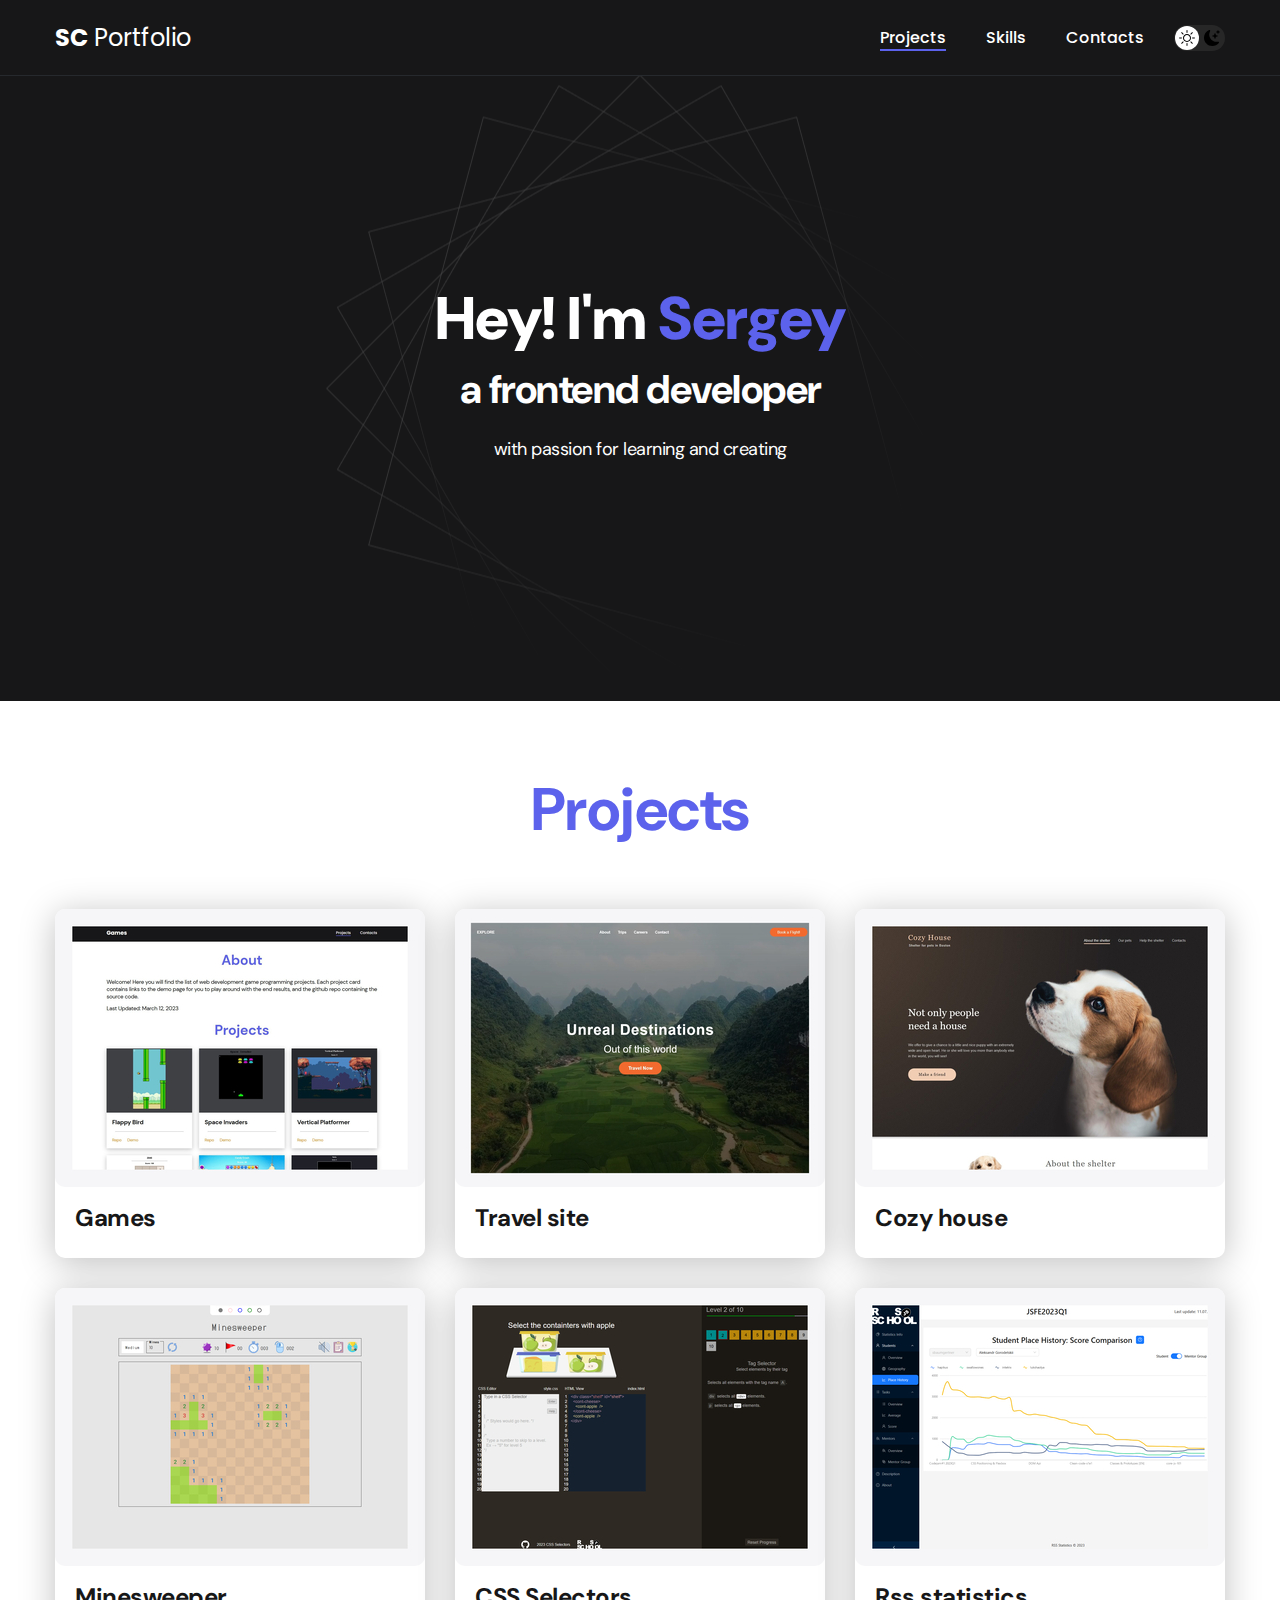
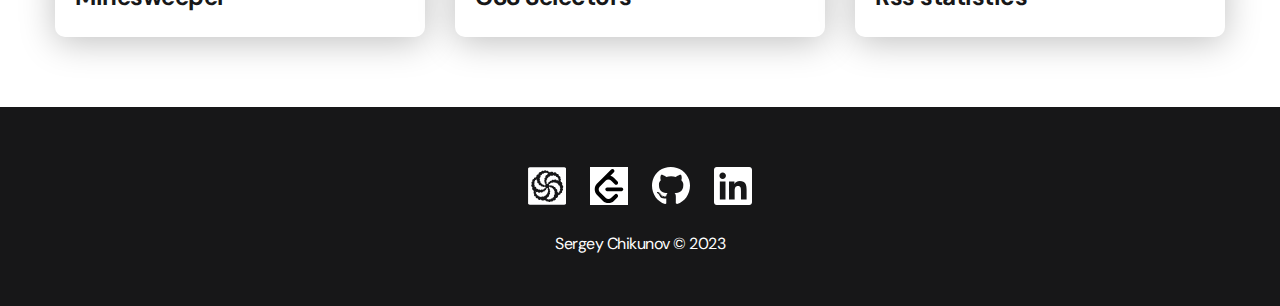
<file: index.html>
<!DOCTYPE html>
<html lang="en">
  <head>
    <meta charset="UTF-8" />
    <meta http-equiv="X-UA-Compatible" content="IE=edge" />
    <meta name="viewport" content="width=device-width, initial-scale=1.0" />
    <title>SC-CV</title>
    <link rel="icon" href="images/sc-logo.png" />
    <link rel="stylesheet" href="./css/main.css" />
  </head>
  <body>
    <nav class="nav">
      <div class="container">
        <div class="nav-row">
          <a href="./index.html" class="logo"><strong>SC</strong> Portfolio</a>

          <button class="dark-mode-button">
            <img
              src="./images/icons/sun.svg"
              alt="light mode"
              class="dark-mode-button__item"
            />
            <img
              src="./images/icons/moon.svg"
              alt="dark mode"
              class="dark-mode-button__item"
            />
          </button>

          <ul class="nav-list">
            <li class="nav-list__item">
              <a
                href="./index.html"
                class="nav-list__link nav-list__link--active"
                >Projects</a
              >
            </li>
            <li class="nav-list__item">
              <a href="./skills.html" class="nav-list__link">Skills</a>
            </li>
            <li class="nav-list__item">
              <a href="./contacts.html" class="nav-list__link">Contacts</a>
            </li>
          </ul>
        </div>
      </div>
    </nav>

    <header class="header">
      <div class="header__wrapper">
        <h1 class="header__title">
          <strong>Hey! I'm <em>Sergey</em></strong>
          <br />
          a frontend developer
        </h1>
        <div class="header__text">with passion for learning and creating</div>
        <!-- <a href="#!" class="btn">Download CV</a> -->
      </div>
    </header>

    <main class="section">
      <div class="container">
        <h2 class="title-1">Projects</h2>
        <div class="projects-cont">
          <ul class="projects">
            <!-- Games -->
            <li class="project">
              <a href="./JS-games.html" class="project__link">
                <img
                  src="./images/projects/01.jpg"
                  alt="JavaScript Games"
                  class="project__img"
                />
                <h3 class="project__title">Games</h3>
              </a>
            </li>
            <!-- Travel site -->
            <li class="project">
              <a href="./Travel-site.html" class="project__link">
                <img
                  src="./images/projects/04.jpg"
                  alt="Travel site"
                  class="project__img"
                />
                <h3 class="project__title">Travel site</h3>
              </a>
            </li>
            <!-- Shelter site -->
            <li class="project">
              <a href="./Cozy-house.html" class="project__link">
                <img
                  src="./images/projects/05.jpg"
                  alt="Cozy house"
                  class="project__img"
                />
                <h3 class="project__title">Cozy house</h3>
              </a>
            </li>
            <!-- Minesweeper -->
            <li class="project">
              <a href="./Minesweeper.html" class="project__link">
                <img
                  src="./images/projects/07.jpg"
                  alt="Cozy house"
                  class="project__img"
                />
                <h3 class="project__title">Minesweeper</h3>
              </a>
            </li>
            <!-- CSS Selectors -->
            <li class="project">
              <a href="./CSS-Selectors.html" class="project__link">
                <img
                  src="./images/projects/08.jpg"
                  alt="Cozy house"
                  class="project__img"
                />
                <h3 class="project__title">CSS Selectors</h3>
              </a>
            </li>
            <!-- Rss statistics. -->
            <li class="project">
              <a href="./RSS-Statistics.html" class="project__link">
                <img
                  src="./images/projects/09.jpg"
                  alt="Cozy house"
                  class="project__img"
                />
                <h3 class="project__title">Rss statistics</h3>
              </a>
            </li>
          </ul>
        </div>
      </div>
    </main>

    <footer class="footer">
      <div class="container">
        <div class="footer__wrapper">
          <ul class="social">
            <li class="social__item social__item-codewars">
              <a href="https://www.codewars.com/users/hapikus" target="_blank"
                ><img
                  src="./images/icons/codewars-white.svg"
                  alt="codewars"
                  srcset=""
              /></a>
            </li>
            <li class="social__item social__item-leetcode">
              <a href="https://leetcode.com/hulahap/" target="_blank"
                ><img
                  src="./images/icons/leetcode.svg"
                  alt="codewars"
                  srcset=""
              /></a>
            </li>
            <li class="social__item">
              <a href="https://github.com/hapikus" target="_blank"
                ><img src="./images/icons/gitHub.svg" alt="gitHub" srcset=""
              /></a>
            </li>
            <li class="social__item">
              <a
                href="https://www.linkedin.com/in/sergey-chikunov-656946262/"
                target="_blank"
                ><img
                  src="./images/icons/linkedIn.svg"
                  alt="linkedIn"
                  srcset=""
              /></a>
            </li>
          </ul>
          <div class="copyright">
            <p>Sergey Chikunov &copy; 2023</p>
          </div>
        </div>
      </div>
    </footer>

    <script src="./js/main.js"></script>
  </body>
</html>
</file>
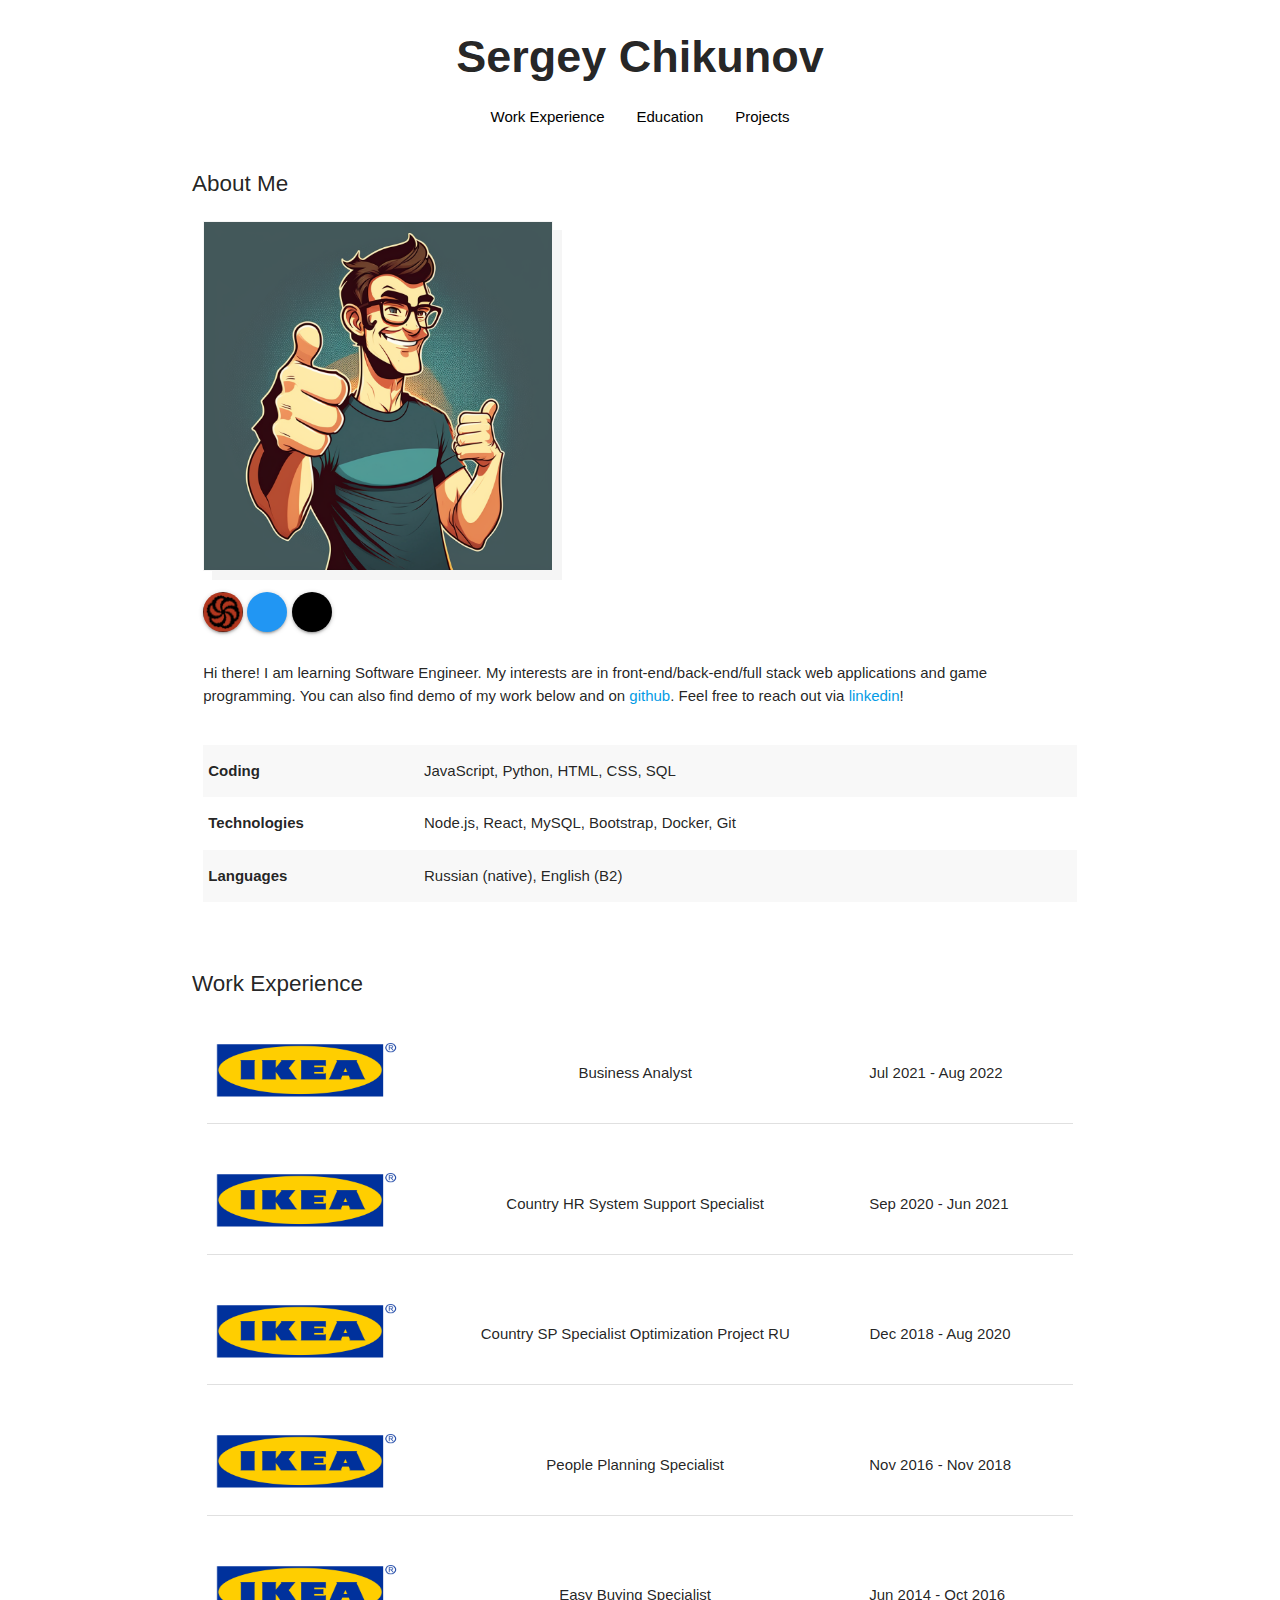
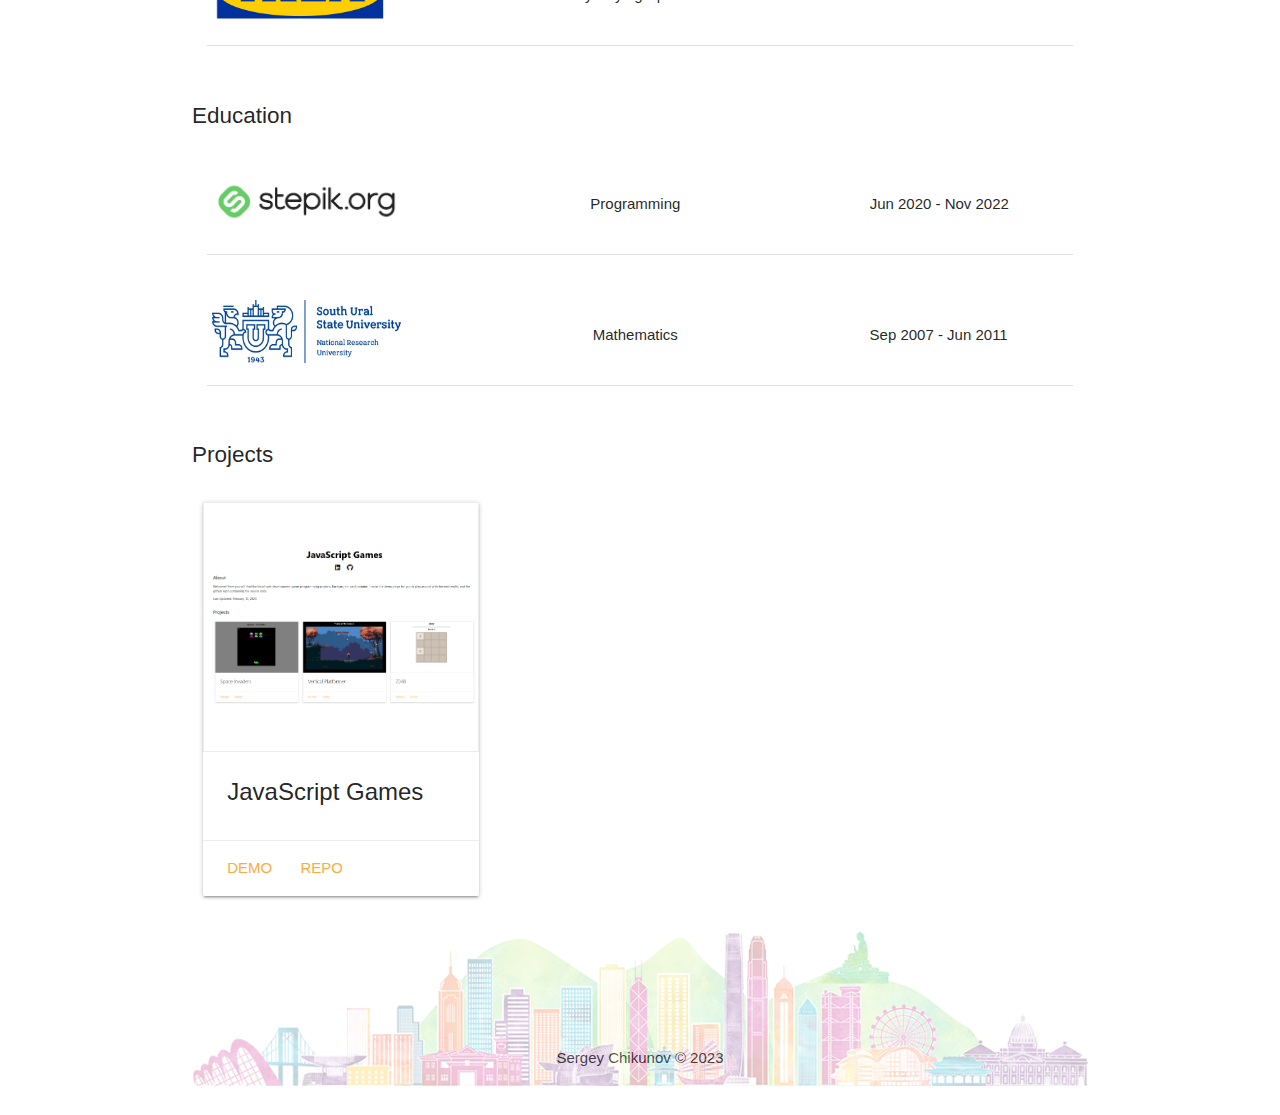
<file: 0.0.1/index.html>
<!DOCTYPE html>
<html>
    <head>
        <title>Sergey Chikunov</title>
        <meta name="author" content="Sergey Chikunov">
        <meta name="viewport" content="width=device-width, initial-scale=1.0">
        <link rel="icon" href="images/sc-logo.png">

        <link rel="stylesheet" href="style.css">

        <!-- Font Awesome Icons -->
        <link rel="stylesheet" href="https://pro.fontawesome.com/releases/v5.10.0/css/all.css" integrity="sha384-AYmEC3Yw5cVb3ZcuHtOA93w35dYTsvhLPVnYs9eStHfGJvOvKxVfELGroGkvsg+p" crossorigin="anonymous"/>

        <!-- Compiled and minified CSS -->
        <link rel="stylesheet" href="https://cdnjs.cloudflare.com/ajax/libs/materialize/1.0.0/css/materialize.min.css">

        <!-- Compiled and minified JavaScript -->
        <script src="https://cdnjs.cloudflare.com/ajax/libs/materialize/1.0.0/js/materialize.min.js"></script>
    </head>

    <body>
        <br>

        <div class="container">
            <div class="my-nav">
                <div id="my-title"><b>Sergey Chikunov</b></div>
                <div class="my-nav-content">
                    <ul>
                        <li><a href="#experience">Work Experience</a></li>
                        <li><a href="#education">Education</a></li>
                        <li><a href="#projects">Projects</a></li>
                    </ul>
                </div>
            </div>
            
            <br>
            <div class="my-about">
                <div class="my-header">About Me</div>
                <div class="row">

                    <div class="col s12 m12 l4" id="sc-logo-col">
                        <img src="images/sc-logo.png" alt="sc-logo" id="sc-logo" draggable="false" onContextMenu="return false;">
                        <br>
                        <p> 
                            <a class="btn-floating waves-effect waves-light black" id="a-codewars" href="https://www.codewars.com/users/hapikus" target="_blank"></a>
                            <a class="btn-floating waves-effect waves-light blue" href="https://www.linkedin.com/in/sergey-chikunov-656946262/" target="_blank"><i class="fab fa-linkedin fa-2x"></i></a>
                            <a class="btn-floating waves-effect waves-light black" href="https://github.com/hapikus" target="_blank" style="margin-right: 5px;"><i class="fab fa-github fa-2x"></i></a>

                        </p>
                    </div>

                    <div class="col s12 m12 l8" id="my-summary-col">
                        <div class="my-summary">
                            <p>
                                Hi there! I am learning Software Engineer.
                                My interests are in front-end/back-end/full stack web applications and game programming.  
                                You can also find demo of my work below and on <a href="https://github.com/hapikus">github</a>.
                                Feel free to reach out via <a href="https://www.linkedin.com/in/sergey-chikunov-656946262/">linkedin</a>!
                            </p>

                            <br>
                            <table class="striped">
                                <tr>
                                    <td><b>Coding</b></td>
                                    <td>JavaScript, Python, HTML, CSS, SQL</td>
                                </tr>
                                <tr>
                                    <td><b>Technologies</b></td>
                                    <td>Node.js, React, MySQL, Bootstrap, Docker, Git</td>
                                </tr>
                                <tr>
                                    <td><b>Languages</b></td>
                                    <td>Russian (native), English (B2)</td>
                                </tr>
                            </table>
                        </div>
                        <br>
                    </div>
                </div>
            </div>

            <br>
            <div id="experience">
                <div class="my-header">Work Experience</div>

                
                <ul class="collapsible expandable" style="border: none; box-shadow: none!important;" >
                    <li>
                        <div class="collapsible-header my-highlight" style="border: none;" onclick="changeSC('images/sc-ikea-logo-1.png')">
                            <table>
                                <tr>
                                    <td class="td-logo"><img src="images/Ikea-logo.png" alt="ikea-logo" id="ikea-logo" draggable="false" onContextMenu="return false;"></td>
                                    <td class="td-position-name">Business Analyst</td>
                                    <td class="td-period">Jul 2021 - Aug 2022</td>
                                </tr>
                            </table>
                        </div>
                        <div class="collapsible-body" style="border: none;">
                            <div class="my-work-entry-content">
                                <ul>
                                    <li>• Developed and implemented reporting in Power BI for St. Petersburg market (2 stores, 4 studios, more than 1500 employees).</li>
                                    <li>• Developed Python scripts to automatically collect and update data from different sources.</li>
                                    <li>• Developed and implemented an application on Power Apps for test purchase by the duty manager.</li>
                                    <li>• Forecast sales, customers and volumes for online and offline channel.</li>
                                </ul>
                            </div>
                        </div>
                    </li>

                    <li>
                        <div class="collapsible-header my-highlight" style="border: none;" onclick="changeSC('images/sc-ikea-logo-1.png')">
                            <table>
                                <tr>
                                    <td class="td-logo"><img src="images/Ikea-logo.png" alt="ikea-logo" id="ikea-logo" draggable="false" onContextMenu="return false;"></td>
                                    <td class="td-position-name">Country HR System Support Specialist</td>
                                    <td class="td-period"><span class="my-dates">Sep 2020 - Jun 2021</span></td>
                                </tr>
                            </table>
                        </div>
                        <div class="collapsible-body">
                            <div class="my-work-entry-content" style="border: none;">
                                <ul>
                                    <li>• Developed Python scripts to automate daily tasks - uploading and converting reports, launching interfaces, processing applications.</li>
                                    <li>• Developed and maintained statistics on user requests in Power BI.</li>
                                    <li>• Maintained HR systems and users at the country level (4 systems, 12 thousand users).</li>
                                    <li>• Worked with change requests from the country management team.</li>
                                </ul>
                            </div>
                        </div>
                    </li>

                    <li>
                        <div class="collapsible-header my-highlight" style="border: none;" onclick="changeSC('images/sc-ikea-logo-1.png')">
                            <table>
                                <tr>
                                    <td class="td-logo"><img src="images/Ikea-logo.png" alt="ikea-logo" id="ikea-logo" draggable="false" onContextMenu="return false;"></td>
                                    <td class="td-position-name">Country SP Specialist Optimization Project RU</td>
                                    <td class="td-period"><span class="my-dates">Dec 2018 - Aug 2020</span></td>
                                </tr>
                            </table>
                        </div>
                        <div class="collapsible-body" style="border: none;">
                            <div class="my-work-entry-content">
                                <ul>
                                    <li>• Developed and implemented an approach for automatic scheduling in the new system.</li>
                                    <li>• Implemented a new WFM system in the country (more than 20 units, more than 12 thousand users).</li>
                                    <li>• Worked with change requests in the system: created ticket, consulted global colleagues during development, tested and implemented changes.</li>
                                    <li>• Wrote and updated training materials.</li>
                                    <li>• Conducted trainings for trainers, planners and HR specialists.</li>
                                </ul>
                            </div>
                        </div>
                    </li>
                    <li>
                        <div class="collapsible-header my-highlight" style="border: none;" onclick="changeSC('images/sc-ikea-logo-2.png')">
                            <table>
                                <tr>
                                    <td class="td-logo"><img src="images/Ikea-logo.png" alt="ikea-logo" id="ikea-logo" draggable="false" onContextMenu="return false;"></td>
                                    <td class="td-position-name">People Planning Specialist</td>
                                    <td class="td-period"><span class="my-dates">Nov 2016 - Nov 2018</span></td>
                                </tr>
                            </table>
                        </div>
                        <div class="collapsible-body" style="border: none;">
                            <div class="my-work-entry-content">
                                <ul>
                                    <li>• Planned schedules for the call center.</li>
                                    <li>• Forecast the number of contacts in different channels.</li>
                                </ul>
                            </div>
                        </div>
                    </li>
                    <li>
                        <div class="collapsible-header my-highlight" style="border: none;" onclick="changeSC('images/sc-ikea-logo-2.png')">
                            <table>
                                <tr>
                                    <td class="td-logo"><img src="images/Ikea-logo.png" alt="ikea-logo" id="ikea-logo" draggable="false" onContextMenu="return false;"></td>
                                    <td class="td-position-name">Easy Buying Specialist</td>
                                    <td class="td-period"><span class="my-dates">Jun 2014 - Oct 2016</span></td>
                                </tr>
                            </table>
                        </div>
                        <div class="collapsible-body" style="border: none;">
                            <div class="my-work-entry-content">
                                <ul>
                                    <li>• Registered and solved problems related to services and products.</li>
                                </ul>
                            </div>
                        </div>
                    </li>
                </ul>
            </div>

            <br>
            <div id="education">
                <div class="my-header">Education</div>
                
                <ul class="collapsible expandable" style="border: none; box-shadow: none!important;" >
                    <li>
                        <div class="collapsible-header my-highlight" style="border: none;" onclick="changeSC('images/sc-education-logo.png')">
                            <table>
                                <tr>
                                    <td class="td-logo"><img src="images/stepik-logo.png" alt="stepik-logo" id="stepik-logo" draggable="false" onContextMenu="return false;"></td>
                                    <td class="td-position-name">Programming</td>
                                    <td class="td-period">Jun 2020 - Nov 2022</td>
                                </tr>
                            </table>
                        </div>
                        <div class="collapsible-body" style="border: none;">
                            <div class="my-work-entry-content">
                                <ul>
                                    <li>• Programming in JavaScript (<a href="https://stepik.org/cert/1736186" target="_blank">certificate</a>).</li>
                                    <li>• Algorithms: theory and practice (<a href="https://stepik.org/cert/924516" target="_blank">certificate</a>).</li>
                                    <li>• Python: Basics and Applying (<a href="https://stepik.org/cert/901370" target="_blank">certificate</a>).</li>
                                    <li>• Programming in Python (<a href="https://stepik.org/cert/376748" target="_blank">certificate</a>).</li>
                                </ul>
                            </div>
                        </div>
                    </li>

                    <li>
                        <div class="collapsible-header my-highlight" style="border: none;">
                            <table>
                                <tr>
                                    <td class="td-logo"><img src="images/susu-logo.png" alt="susu-logo" id="susu-logo" draggable="false" onContextMenu="return false;"></td>
                                    <td class="td-position-name">Mathematics</td>
                                    <td class="td-period"><span class="my-dates">Sep 2007 - Jun 2011</span></td>
                                </tr>
                            </table>
                        </div>
                        <!-- <div class="collapsible-body">
                            <div class="my-work-entry-content" style="border: none;">
                                <ul>
                                    <li>• Analytics</li>
                                </ul>
                            </div>
                        </div> -->
                    </li>
                </ul>
            </div>


            <br>
            <div id="projects">
                <div class="my-header">Projects</div>
                <br>
                <!-- Projects -->
                <div class="row">

                    <!--JavaScript Games -->
                    <div class="col s12 m6 l4">
                        <div class="card">
                            <div class="card-image" id="JS-Games">
                                <!-- <img src="images/JS-Games.png"> -->
                            </div>
                            <div class="card-content">
                                <span class="card-title">JavaScript Games</span>
                            </div>
                            <div class="card-action">
                                <a href="https://hapikus.github.io/JS-Games/" target="_blank">Demo</a>
                                <a href="https://github.com/hapikus/JS-Games" target="_blank">Repo</a>
                            </div>
                        </div>
                    </div>
                    
                </div>
            </div>
            
            <img src="images/nyc-hongkong.png" style="width: 100%; opacity: 0.25;" draggable="false" onContextMenu="return false;">
            <p class="my-copyright">Sergey Chikunov &copy; 2023</p>

        </div>

    </body>
        
    <script>
        
        function changeTheme() {
            document.body.classList.toggle("dark-theme")
            icon.src = icon.src.includes('moon') ? "./images/sun.png" : "./images/moon.png";
        }

        document.addEventListener('DOMContentLoaded', function() {
            var elems = document.querySelectorAll('.collapsible');
            var instances = M.Collapsible.init(elems, {accordion: false});
        });

        function changeSC(img) {
            var pic = document.getElementById("sc-logo");
            setTimeout(() => {
                var elements = document.getElementsByClassName('active');
            if (elements.length === 0) {
                pic.src = "images/sc-logo.png"
                return
            }
            pic.src = img;
            }, 800);
        }        
    </script>

</html>
</file>
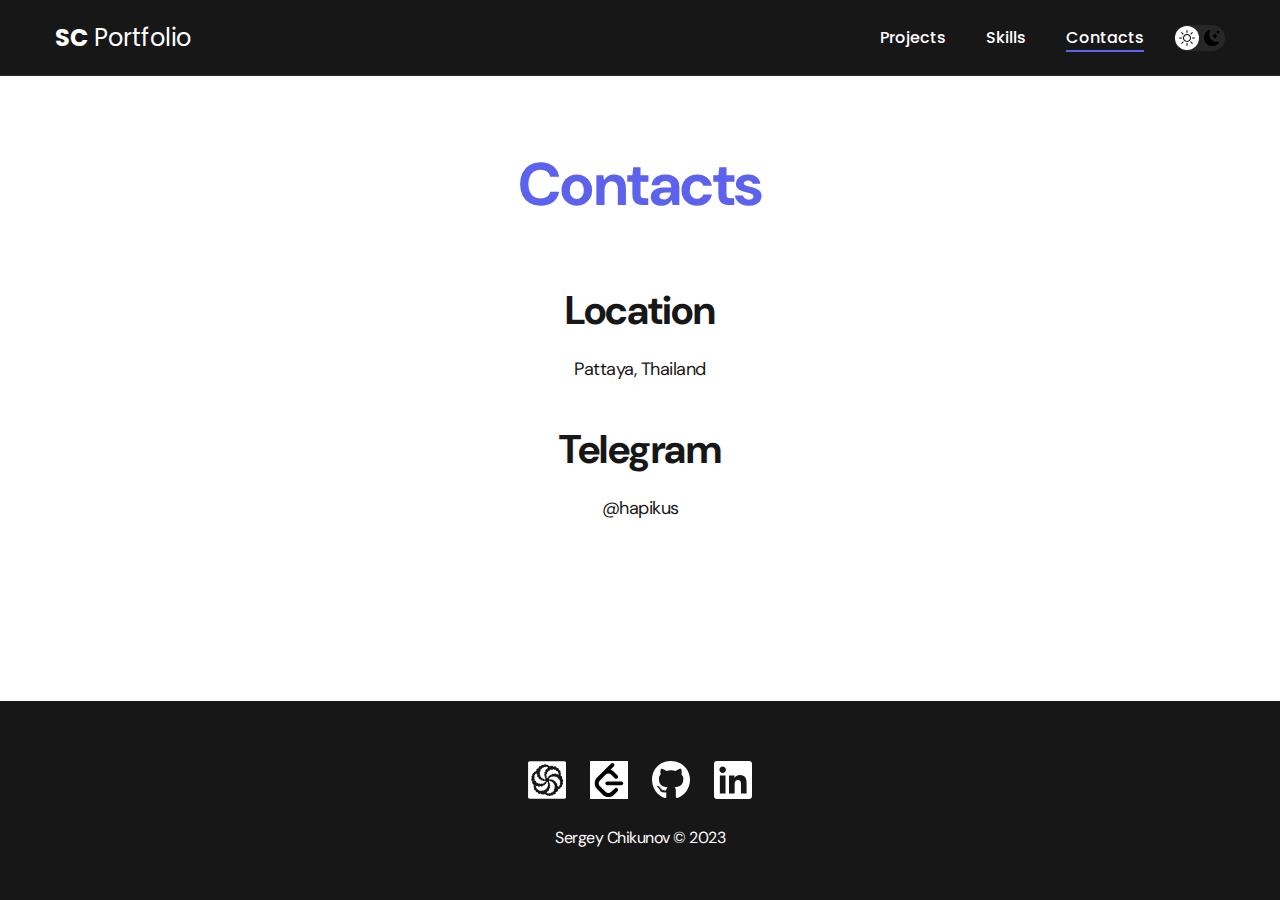
<file: contacts.html>
<!DOCTYPE html>
<html lang="en">
  <head>
    <meta charset="UTF-8" />
    <meta http-equiv="X-UA-Compatible" content="IE=edge" />
    <meta name="viewport" content="width=device-width, initial-scale=1.0" />
    <title>SC-CV</title>
    <link rel="icon" href="images/sc-logo.png" />
    <link rel="stylesheet" href="./css/main.css" />
  </head>
  <body>
    <nav class="nav">
      <div class="container">
        <div class="nav-row">
          <a href="./index.html" class="logo"><strong>SC</strong> Portfolio</a>

          <button class="dark-mode-button">
            <img
              src="./images/icons/sun.svg"
              alt="light mode"
              class="dark-mode-button__item"
            />
            <img
              src="./images/icons/moon.svg"
              alt="dark mode"
              class="dark-mode-button__item"
            />
          </button>

          <ul class="nav-list">
            <li class="nav-list__item">
              <a href="./index.html" class="nav-list__link">Projects</a>
            </li>
            <li class="nav-list__item">
              <a href="./skills.html" class="nav-list__link">Skills</a>
            </li>
            <li class="nav-list__item nav-list__link--active">
              <a href="./contacts.html" class="nav-list__link">Contacts</a>
            </li>
          </ul>
        </div>
      </div>
    </nav>

    <main class="section">
      <div class="container">
        <h1 class="title-1">Contacts</h1>
        <ul class="content-list">
          <li class="content-list__item">
            <h2 class="title-2">Location</h2>
            <p>Pattaya, Thailand</p>
          </li>
          <li class="content-list__item">
            <h2 class="title-2">Telegram</h2>
            <a href="https://t.me/hapikus" class="content-list__link"
              ><p>@hapikus</p></a
            >
          </li>
        </ul>
      </div>
    </main>

    <footer class="footer">
      <div class="container">
        <div class="footer__wrapper">
          <ul class="social">
            <li class="social__item social__item-codewars">
              <a href="https://www.codewars.com/users/hapikus" target="_blank"
                ><img
                  src="./images/icons/codewars-white.svg"
                  alt="codewars"
                  srcset=""
              /></a>
            </li>
            <li class="social__item social__item-leetcode">
              <a href="https://leetcode.com/hulahap/" target="_blank"
                ><img
                  src="./images/icons/leetcode.svg"
                  alt="codewars"
                  srcset=""
              /></a>
            </li>
            <li class="social__item">
              <a href="https://github.com/hapikus" target="_blank"
                ><img src="./images/icons/gitHub.svg" alt="gitHub" srcset=""
              /></a>
            </li>
            <li class="social__item">
              <a
                href="https://www.linkedin.com/in/sergey-chikunov-656946262/"
                target="_blank"
                ><img
                  src="./images/icons/linkedIn.svg"
                  alt="linkedIn"
                  srcset=""
              /></a>
            </li>
          </ul>
          <div class="copyright">
            <p>Sergey Chikunov &copy; 2023</p>
          </div>
        </div>
      </div>
    </footer>

    <script src="./js/main.js"></script>
  </body>
</html>
</file>
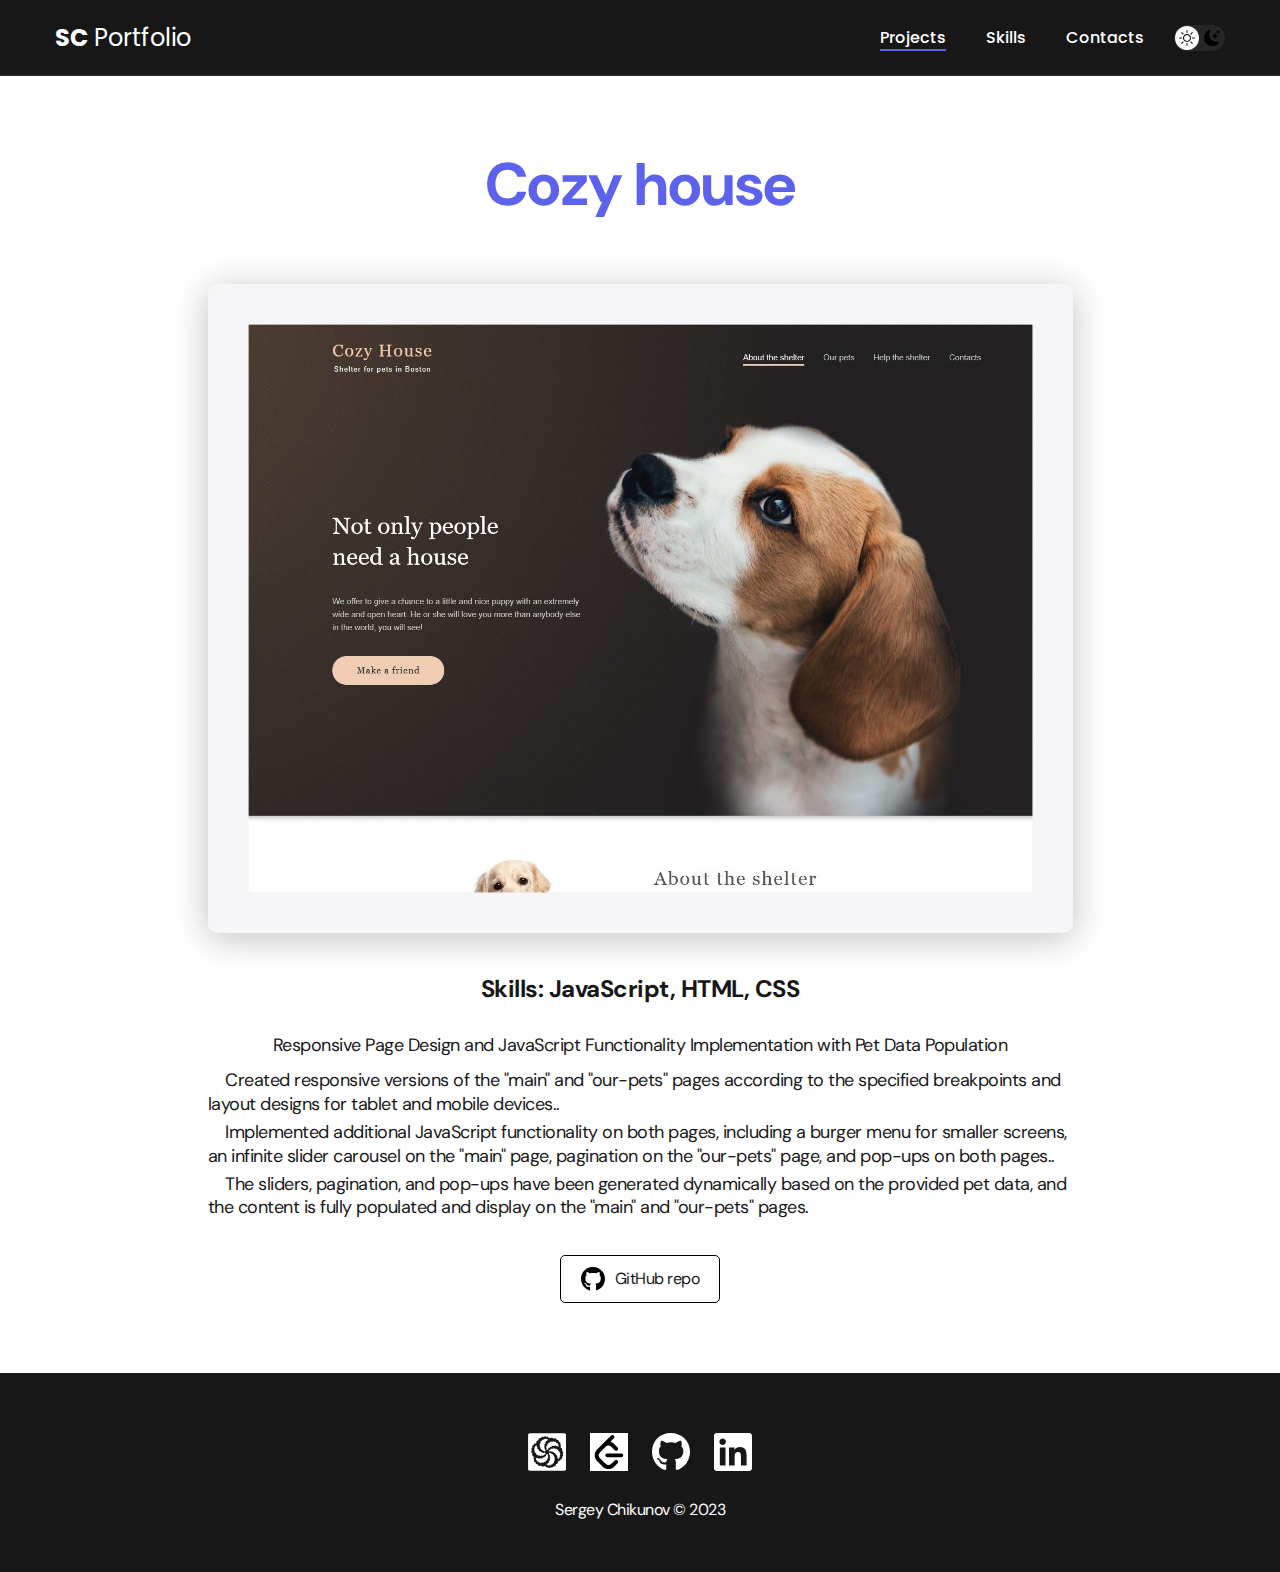
<file: Cozy-house.html>
<!DOCTYPE html>
<html lang="en">
  <head>
    <meta charset="UTF-8" />
    <meta http-equiv="X-UA-Compatible" content="IE=edge" />
    <meta name="viewport" content="width=device-width, initial-scale=1.0" />
    <title>SC-CV</title>
    <link rel="icon" href="images/sc-logo.png" />
    <link rel="stylesheet" href="./css/main.css" />
  </head>
  <body>
    <nav class="nav">
      <div class="container">
        <div class="nav-row">
          <a href="./index.html" class="logo"><strong>SC</strong> Portfolio</a>

          <button class="dark-mode-button">
            <img
              src="./images/icons/sun.svg"
              alt="light mode"
              class="dark-mode-button__item"
            />
            <img
              src="./images/icons/moon.svg"
              alt="dark mode"
              class="dark-mode-button__item"
            />
          </button>

          <ul class="nav-list">
            <li class="nav-list__item">
              <a
                href="./index.html"
                class="nav-list__link nav-list__link--active"
                >Projects</a
              >
            </li>
            <li class="nav-list__item">
              <a href="./skills.html" class="nav-list__link">Skills</a>
            </li>
            <li class="nav-list__item">
              <a href="./contacts.html" class="nav-list__link">Contacts</a>
            </li>
          </ul>
        </div>
      </div>
    </nav>

    <main class="section">
      <div class="container">
        <div class="project-details">
          <h1 class="title-1">Cozy house</h1>

          <a
            href="https://rolling-scopes-school.github.io/hapikus-JSFE2023Q1/shelter/"
            target="_blank"
          >
            <img
              src="./images/projects/05-big.jpg"
              alt=""
              class="project-details__cover"
            />
          </a>

          <div class="project-details_desc">
            <p>Skills: JavaScript, HTML, CSS</p>
          </div>
          <div class="project-details_text big-text">
            <p class="project-details_text-title">Responsive Page Design and JavaScript Functionality Implementation with Pet Data Population</p>
            <p class="project-details_text-text">&emsp;Created responsive versions of the "main" and "our-pets" pages according to
              the specified breakpoints and layout designs for tablet and mobile devices..</p>
            <p class="project-details_text-text">&emsp;Implemented additional JavaScript functionality on both pages, including a
              burger menu for smaller screens, an infinite slider carousel on the "main" page, pagination on the "our-pets" page,
              and pop-ups on both pages..</p>
            <p class="project-details_text-text">&emsp;The sliders, pagination, and pop-ups have been generated dynamically based
              on the provided pet data, and the content is fully populated and display on the "main" and "our-pets" pages.</p>
            </p>
          </div>
          <a
            href="#"
            onclick="return false;"
            class="btn-outline btn-disabled"
            target="_blank"
          >
            <img src="./images/icons/gitHub-black.svg" alt="" />
            GitHub repo
          </a>
        </div>
      </div>
    </main>

    <footer class="footer">
      <div class="container">
        <div class="footer__wrapper">
          <ul class="social">
            <li class="social__item social__item-codewars">
              <a href="https://www.codewars.com/users/hapikus" target="_blank"
                ><img
                  src="./images/icons/codewars-white.svg"
                  alt="codewars"
                  srcset=""
              /></a>
            </li>
            <li class="social__item social__item-leetcode">
              <a href="https://leetcode.com/hulahap/" target="_blank"
                ><img
                  src="./images/icons/leetcode.svg"
                  alt="codewars"
                  srcset=""
              /></a>
            </li>
            <li class="social__item">
              <a href="https://github.com/hapikus" target="_blank"
                ><img src="./images/icons/gitHub.svg" alt="gitHub" srcset=""
              /></a>
            </li>
            <li class="social__item">
              <a
                href="https://www.linkedin.com/in/sergey-chikunov-656946262/"
                target="_blank"
                ><img
                  src="./images/icons/linkedIn.svg"
                  alt="linkedIn"
                  srcset=""
              /></a>
            </li>
          </ul>
          <div class="copyright">
            <p>Sergey Chikunov &copy; 2023</p>
          </div>
        </div>
      </div>
    </footer>

    <script src="./js/main.js"></script>
  </body>
</html>
</file>
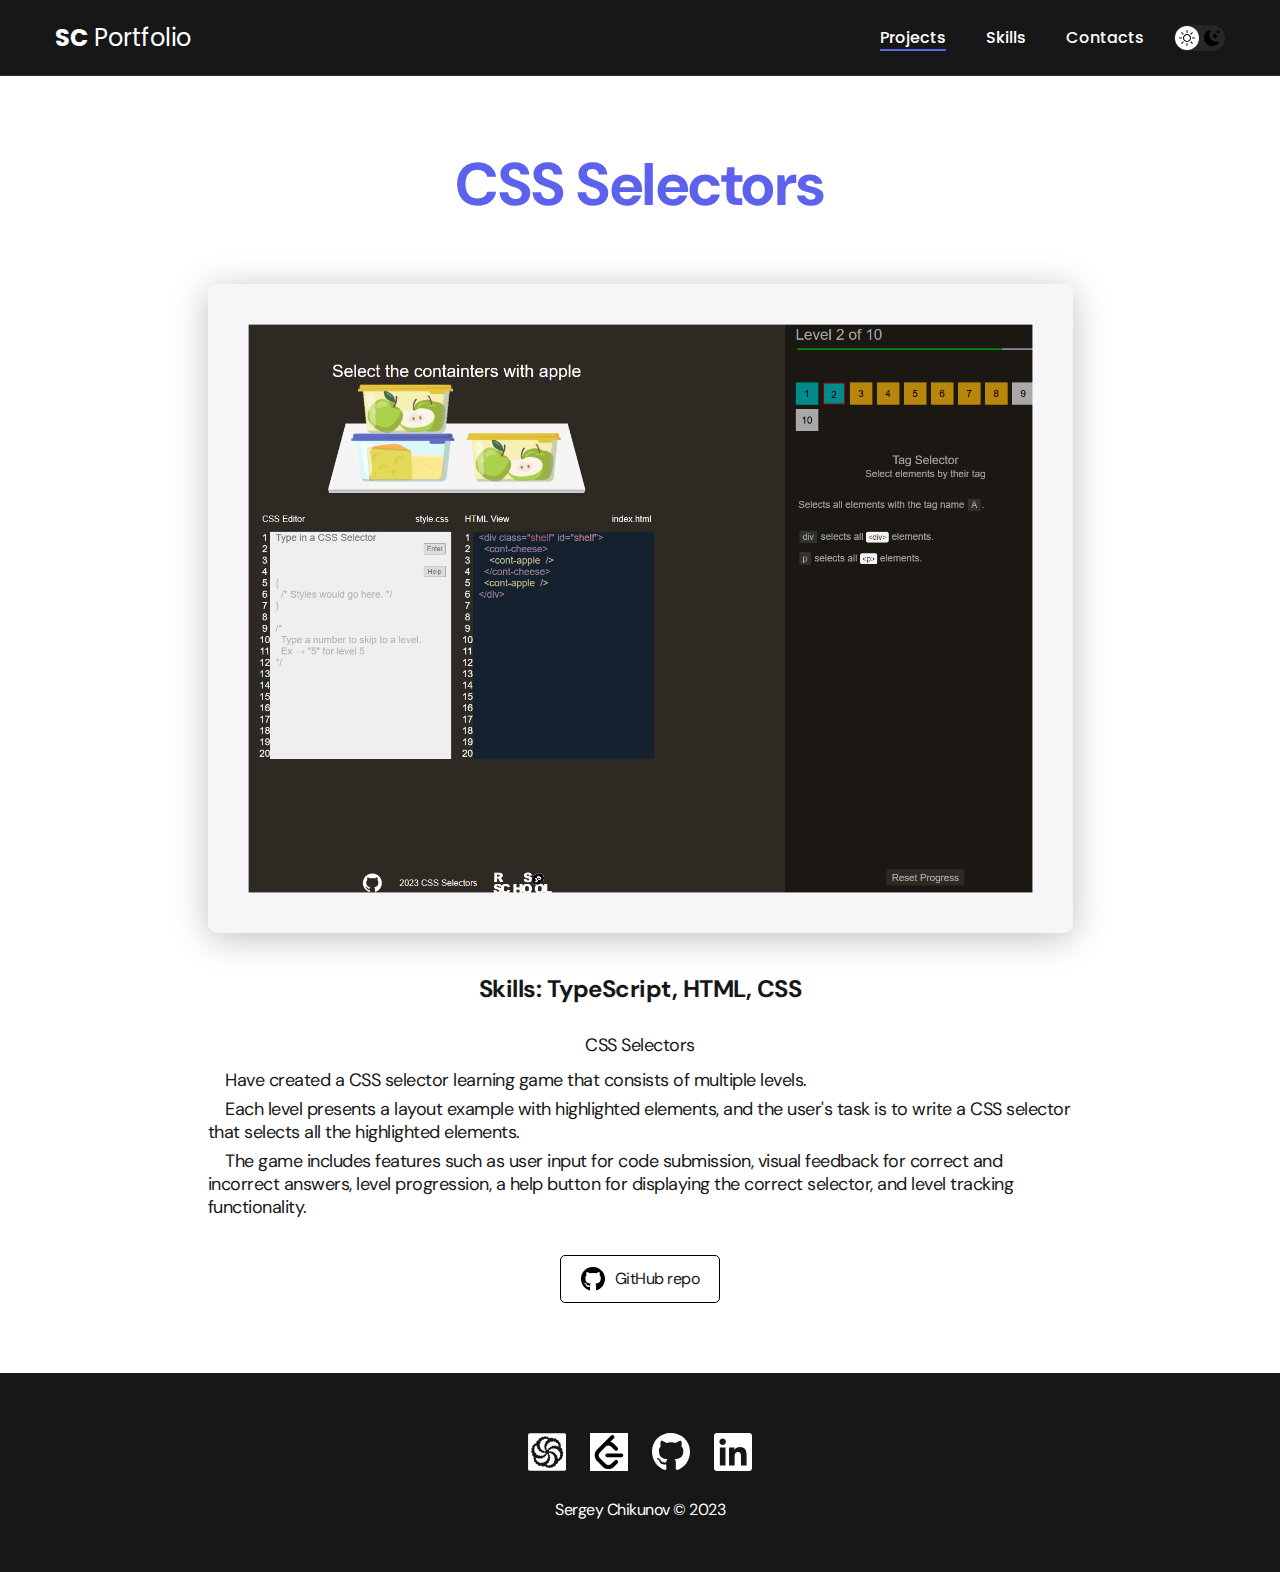
<file: CSS-Selectors.html>
<!DOCTYPE html>
<html lang="en">

<head>
  <meta charset="UTF-8" />
  <meta http-equiv="X-UA-Compatible" content="IE=edge" />
  <meta name="viewport" content="width=device-width, initial-scale=1.0" />
  <title>SC-CV</title>
  <link rel="icon" href="images/sc-logo.png" />
  <link rel="stylesheet" href="./css/main.css" />
</head>

<body>
  <nav class="nav">
    <div class="container">
      <div class="nav-row">
        <a href="./index.html" class="logo"><strong>SC</strong> Portfolio</a>

        <button class="dark-mode-button">
          <img src="./images/icons/sun.svg" alt="light mode" class="dark-mode-button__item" />
          <img src="./images/icons/moon.svg" alt="dark mode" class="dark-mode-button__item" />
        </button>

        <ul class="nav-list">
          <li class="nav-list__item">
            <a href="./index.html" class="nav-list__link nav-list__link--active">Projects</a>
          </li>
          <li class="nav-list__item">
            <a href="./skills.html" class="nav-list__link">Skills</a>
          </li>
          <li class="nav-list__item">
            <a href="./contacts.html" class="nav-list__link">Contacts</a>
          </li>
        </ul>
      </div>
    </div>
  </nav>

  <main class="section">
    <div class="container">
      <div class="project-details">
        <h1 class="title-1">CSS Selectors</h1>

        <a href="https://rolling-scopes-school.github.io/hapikus-JSFE2023Q1/rss-css-selectors/deploy/" target="_blank">
          <img src="./images/projects/08-big.jpg" alt="" class="project-details__cover" />
        </a>

        <div class="project-details_desc">
          <p>Skills: TypeScript, HTML, CSS</p>
        </div>
        <div class="project-details_text big-text">
          <p class="project-details_text-title">CSS Selectors</p>
          <p class="project-details_text-text">&emsp;Have created a CSS selector learning game that consists of multiple levels.
          </p>
          <p class="project-details_text-text">&emsp;Each level presents a layout example with highlighted elements, and the
            user's task is to write a CSS selector that selects all the highlighted elements.
          </p>
          <p class="project-details_text-text">&emsp;The game includes features such as user input for code submission, visual
            feedback for correct and incorrect answers, level progression, a help button for displaying the correct selector,
            and level tracking functionality.
          </p>
        </div>

        <a href="#" onclick="return false;" class="btn-outline btn-disabled" target="_blank">
          <img src="./images/icons/gitHub-black.svg" alt="" />
          GitHub repo
        </a>
      </div>
    </div>
  </main>

  <footer class="footer">
    <div class="container">
      <div class="footer__wrapper">
        <ul class="social">
          <li class="social__item social__item-codewars">
            <a href="https://www.codewars.com/users/hapikus" target="_blank"><img
                src="./images/icons/codewars-white.svg" alt="codewars" srcset="" /></a>
          </li>
          <li class="social__item social__item-leetcode">
            <a href="https://leetcode.com/hulahap/" target="_blank"><img src="./images/icons/leetcode.svg"
                alt="codewars" srcset="" /></a>
          </li>
          <li class="social__item">
            <a href="https://github.com/hapikus" target="_blank"><img src="./images/icons/gitHub.svg" alt="gitHub"
                srcset="" /></a>
          </li>
          <li class="social__item">
            <a href="https://www.linkedin.com/in/sergey-chikunov-656946262/" target="_blank"><img
                src="./images/icons/linkedIn.svg" alt="linkedIn" srcset="" /></a>
          </li>
        </ul>
        <div class="copyright">
          <p>Sergey Chikunov &copy; 2023</p>
        </div>
      </div>
    </div>
  </footer>

  <script src="./js/main.js"></script>
</body>

</html>
</file>
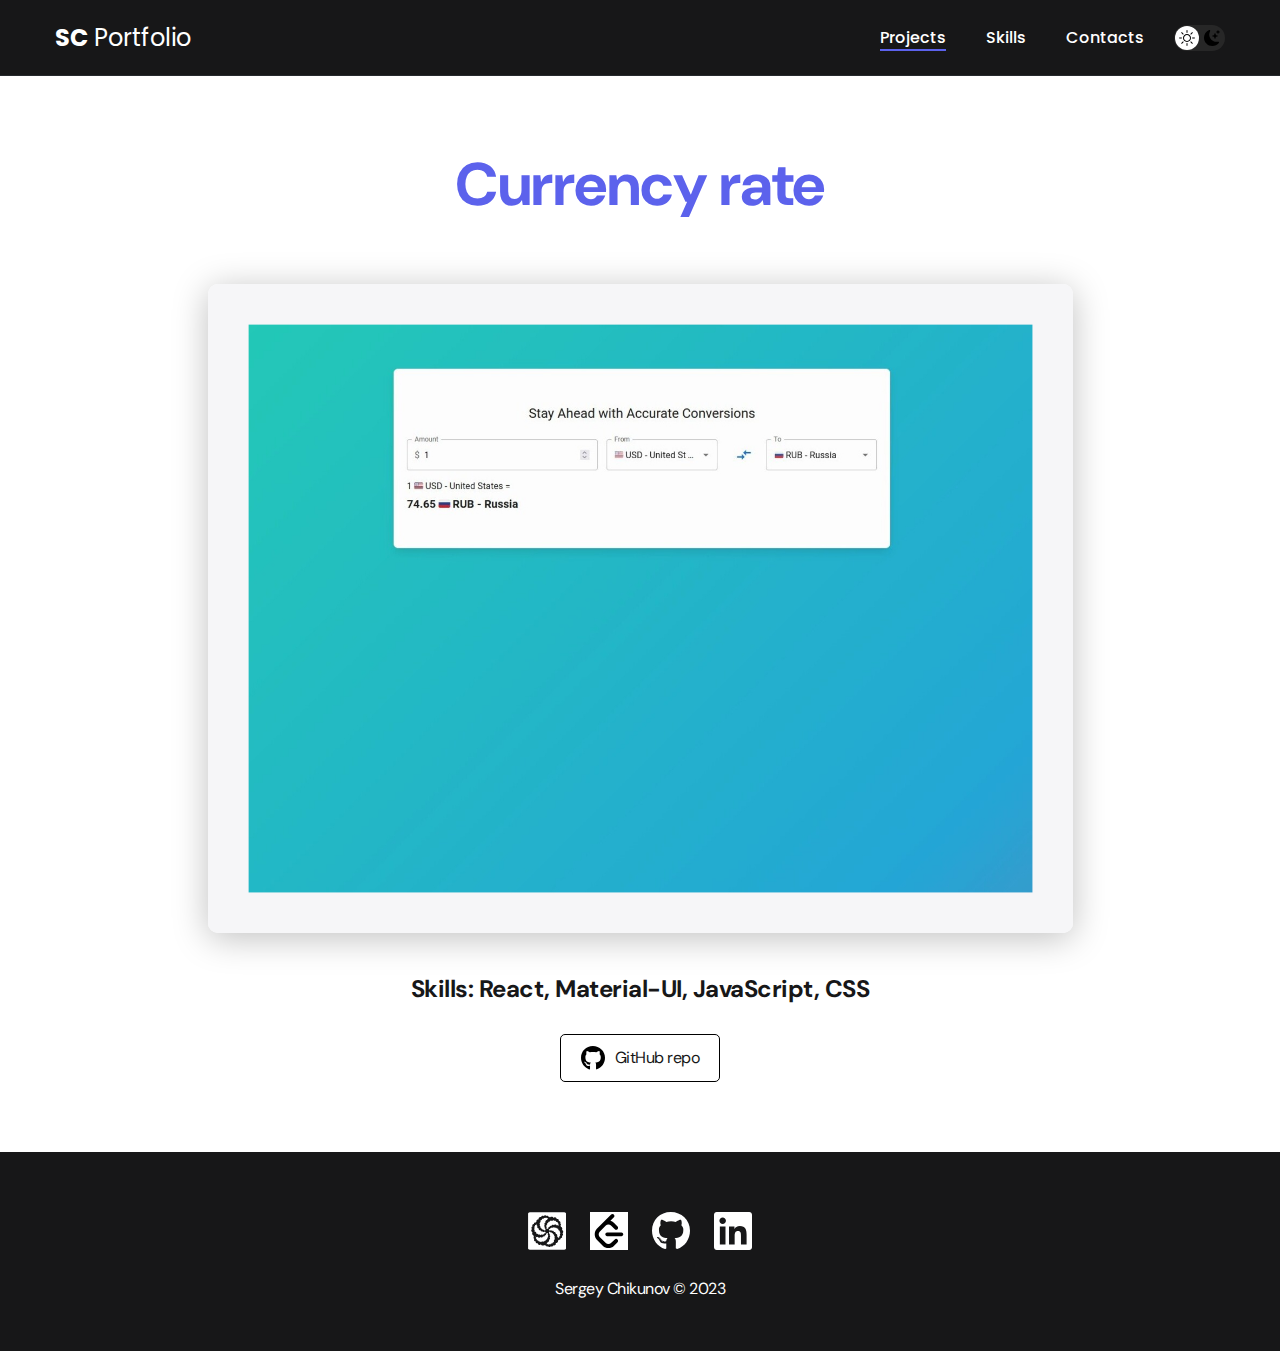
<file: Currency-rate.html>
<!DOCTYPE html>
<html lang="en">
  <head>
    <meta charset="UTF-8" />
    <meta http-equiv="X-UA-Compatible" content="IE=edge" />
    <meta name="viewport" content="width=device-width, initial-scale=1.0" />
    <title>SC-CV</title>
    <link rel="icon" href="images/sc-logo.png" />
    <link rel="stylesheet" href="./css/main.css" />
  </head>
  <body>
    <nav class="nav">
      <div class="container">
        <div class="nav-row">
          <a href="./index.html" class="logo"><strong>SC</strong> Portfolio</a>

          <button class="dark-mode-button">
            <img
              src="./images/icons/sun.svg"
              alt="light mode"
              class="dark-mode-button__item"
            />
            <img
              src="./images/icons/moon.svg"
              alt="dark mode"
              class="dark-mode-button__item"
            />
          </button>

          <ul class="nav-list">
            <li class="nav-list__item">
              <a
                href="./index.html"
                class="nav-list__link nav-list__link--active"
                >Projects</a
              >
            </li>
            <li class="nav-list__item">
              <a href="./skills.html" class="nav-list__link">Skills</a>
            </li>
            <li class="nav-list__item">
              <a href="./contacts.html" class="nav-list__link">Contacts</a>
            </li>
          </ul>
        </div>
      </div>
    </nav>

    <main class="section">
      <div class="container">
        <div class="project-details">
          <h1 class="title-1">Currency rate</h1>

          <a href="https://hapikus.github.io/currency-rate/" target="_blank">
            <img
              src="./images/projects/02-big.jpg"
              alt=""
              class="project-details__cover"
            />
          </a>

          <div class="project-details_desc">
            <p>Skills: React, Material-UI, JavaScript, CSS</p>
          </div>

          <a
            href="https://github.com/hapikus/currency-rate"
            class="btn-outline"
            target="_blank"
          >
            <img src="./images/icons/gitHub-black.svg" alt="" />
            GitHub repo
          </a>
        </div>
      </div>
    </main>

    <footer class="footer">
      <div class="container">
        <div class="footer__wrapper">
          <ul class="social">
            <li class="social__item social__item-codewars">
              <a href="https://www.codewars.com/users/hapikus" target="_blank"
                ><img
                  src="./images/icons/codewars-white.svg"
                  alt="codewars"
                  srcset=""
              /></a>
            </li>
            <li class="social__item social__item-leetcode">
              <a href="https://leetcode.com/hulahap/" target="_blank"
                ><img
                  src="./images/icons/leetcode.svg"
                  alt="codewars"
                  srcset=""
              /></a>
            </li>
            <li class="social__item">
              <a href="https://github.com/hapikus" target="_blank"
                ><img src="./images/icons/gitHub.svg" alt="gitHub" srcset=""
              /></a>
            </li>
            <li class="social__item">
              <a
                href="https://www.linkedin.com/in/sergey-chikunov-656946262/"
                target="_blank"
                ><img
                  src="./images/icons/linkedIn.svg"
                  alt="linkedIn"
                  srcset=""
              /></a>
            </li>
          </ul>
          <div class="copyright">
            <p>Sergey Chikunov &copy; 2023</p>
          </div>
        </div>
      </div>
    </footer>

    <script src="./js/main.js"></script>
  </body>
</html>
</file>
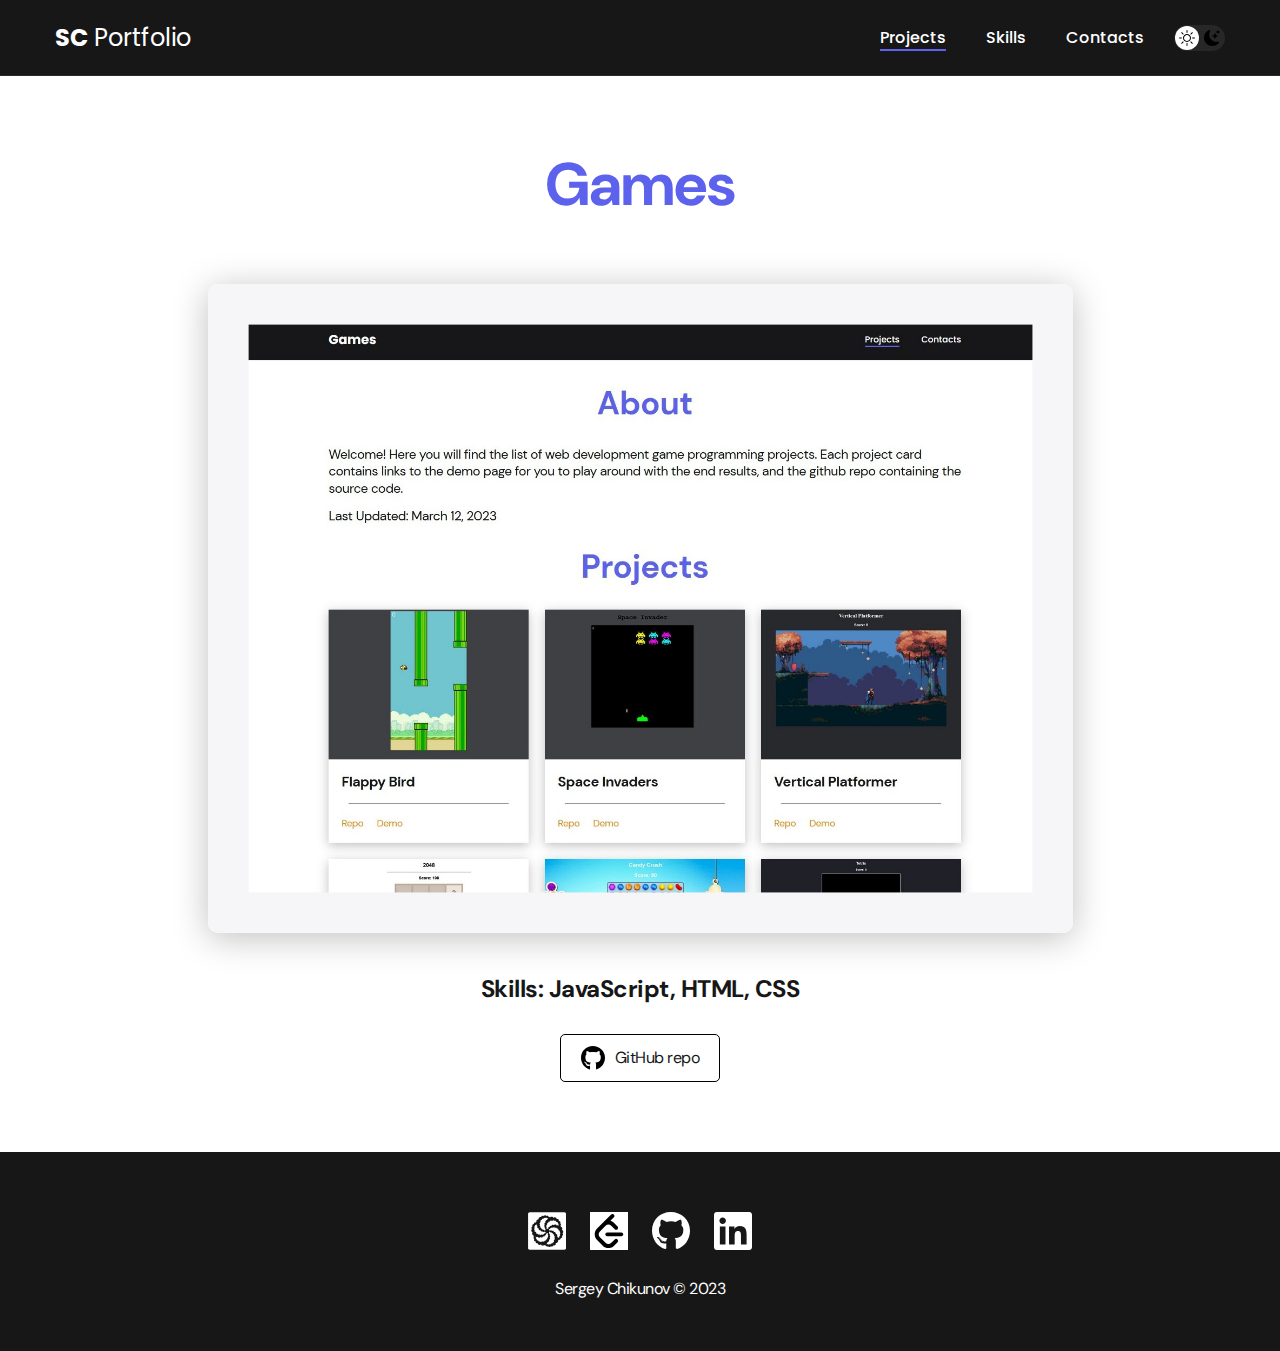
<file: JS-games.html>
<!DOCTYPE html>
<html lang="en">
  <head>
    <meta charset="UTF-8" />
    <meta http-equiv="X-UA-Compatible" content="IE=edge" />
    <meta name="viewport" content="width=device-width, initial-scale=1.0" />
    <title>SC-CV</title>
    <link rel="icon" href="images/sc-logo.png" />
    <link rel="stylesheet" href="./css/main.css" />
  </head>
  <body>
    <nav class="nav">
      <div class="container">
        <div class="nav-row">
          <a href="./index.html" class="logo"><strong>SC</strong> Portfolio</a>

          <button class="dark-mode-button">
            <img
              src="./images/icons/sun.svg"
              alt="light mode"
              class="dark-mode-button__item"
            />
            <img
              src="./images/icons/moon.svg"
              alt="dark mode"
              class="dark-mode-button__item"
            />
          </button>

          <ul class="nav-list">
            <li class="nav-list__item">
              <a
                href="./index.html"
                class="nav-list__link nav-list__link--active"
                >Projects</a
              >
            </li>
            <li class="nav-list__item">
              <a href="./skills.html" class="nav-list__link">Skills</a>
            </li>
            <li class="nav-list__item">
              <a href="./contacts.html" class="nav-list__link">Contacts</a>
            </li>
          </ul>
        </div>
      </div>
    </nav>

    <main class="section">
      <div class="container">
        <div class="project-details">
          <h1 class="title-1">Games</h1>

          <a
            href="https://hapikus.github.io/JS-Games/index.html"
            target="_blank"
          >
            <img
              src="./images/projects/01-big.jpg"
              alt=""
              class="project-details__cover"
            />
          </a>

          <div class="project-details_desc">
            <p>Skills: JavaScript, HTML, CSS</p>
          </div>

          <a
            href="https://github.com/hapikus/JS-Games"
            class="btn-outline"
            target="_blank"
          >
            <img src="./images/icons/gitHub-black.svg" alt="" />
            GitHub repo
          </a>
        </div>
      </div>
    </main>

    <footer class="footer">
      <div class="container">
        <div class="footer__wrapper">
          <ul class="social">
            <li class="social__item social__item-codewars">
              <a href="https://www.codewars.com/users/hapikus" target="_blank"
                ><img
                  src="./images/icons/codewars-white.svg"
                  alt="codewars"
                  srcset=""
              /></a>
            </li>
            <li class="social__item social__item-leetcode">
              <a href="https://leetcode.com/hulahap/" target="_blank"
                ><img
                  src="./images/icons/leetcode.svg"
                  alt="codewars"
                  srcset=""
              /></a>
            </li>
            <li class="social__item">
              <a href="https://github.com/hapikus" target="_blank"
                ><img src="./images/icons/gitHub.svg" alt="gitHub" srcset=""
              /></a>
            </li>
            <li class="social__item">
              <a
                href="https://www.linkedin.com/in/sergey-chikunov-656946262/"
                target="_blank"
                ><img
                  src="./images/icons/linkedIn.svg"
                  alt="linkedIn"
                  srcset=""
              /></a>
            </li>
          </ul>
          <div class="copyright">
            <p>Sergey Chikunov &copy; 2023</p>
          </div>
        </div>
      </div>
    </footer>

    <script src="./js/main.js"></script>
  </body>
</html>
</file>
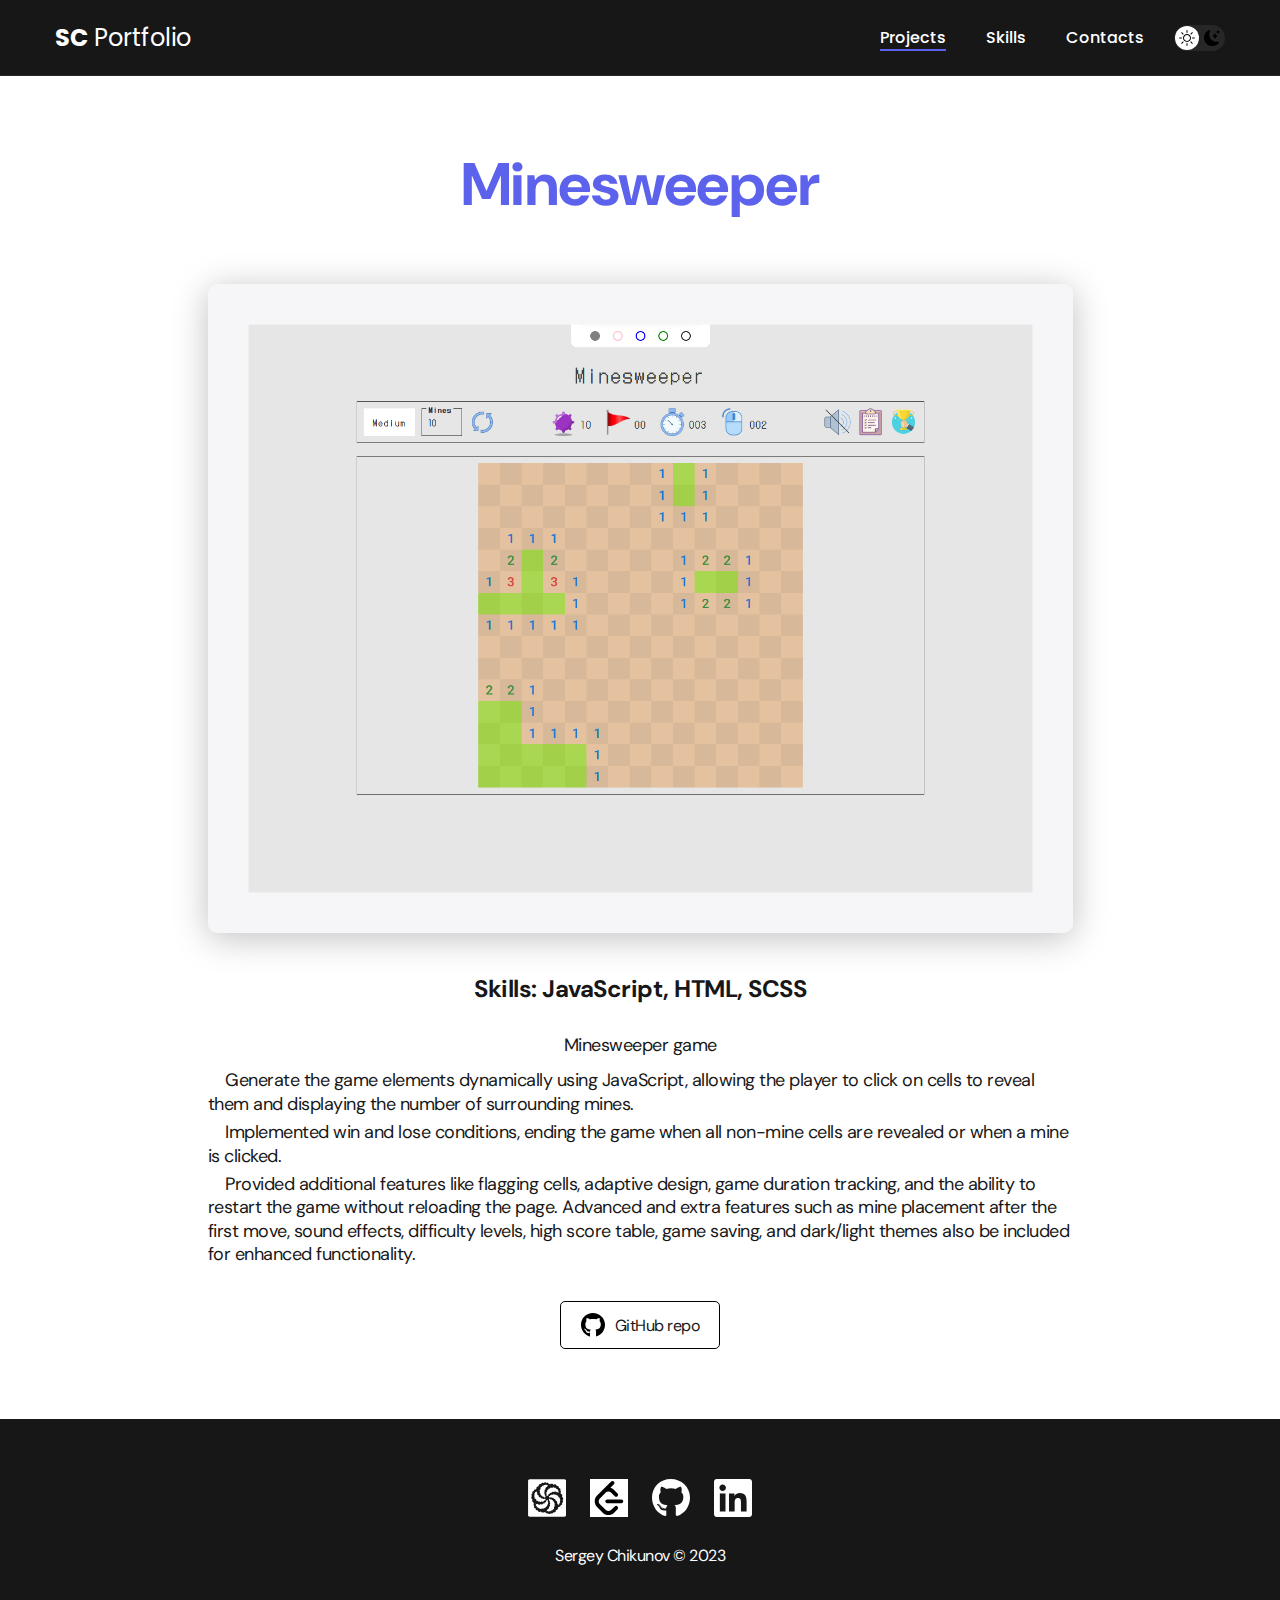
<file: Minesweeper.html>
<!DOCTYPE html>
<html lang="en">

<head>
  <meta charset="UTF-8" />
  <meta http-equiv="X-UA-Compatible" content="IE=edge" />
  <meta name="viewport" content="width=device-width, initial-scale=1.0" />
  <title>SC-CV</title>
  <link rel="icon" href="images/sc-logo.png" />
  <link rel="stylesheet" href="./css/main.css" />
</head>

<body>
  <nav class="nav">
    <div class="container">
      <div class="nav-row">
        <a href="./index.html" class="logo"><strong>SC</strong> Portfolio</a>

        <button class="dark-mode-button">
          <img src="./images/icons/sun.svg" alt="light mode" class="dark-mode-button__item" />
          <img src="./images/icons/moon.svg" alt="dark mode" class="dark-mode-button__item" />
        </button>

        <ul class="nav-list">
          <li class="nav-list__item">
            <a href="./index.html" class="nav-list__link nav-list__link--active">Projects</a>
          </li>
          <li class="nav-list__item">
            <a href="./skills.html" class="nav-list__link">Skills</a>
          </li>
          <li class="nav-list__item">
            <a href="./contacts.html" class="nav-list__link">Contacts</a>
          </li>
        </ul>
      </div>
    </div>
  </nav>

  <main class="section">
    <div class="container">
      <div class="project-details">
        <h1 class="title-1">Minesweeper</h1>

        <a href="https://rolling-scopes-school.github.io/hapikus-JSFE2023Q1/minesweeper/index.html" target="_blank">
          <img src="./images/projects/07-big.jpg" alt="" class="project-details__cover" />
        </a>

        <div class="project-details_desc">
          <p>Skills: JavaScript, HTML, SCSS</p>
        </div>
        <div class="project-details_text big-text">
          <p class="project-details_text-title">Minesweeper game</p>
          <p class="project-details_text-text">&emsp;Generate the game elements dynamically using JavaScript, allowing the player
            to click on cells to reveal
            them and displaying the number of surrounding mines.</p>
          <p class="project-details_text-text">&emsp;Implemented win and lose conditions, ending the game when all non-mine cells
            are revealed or when a mine is
            clicked.</p>
          <p class="project-details_text-text">&emsp;Provided additional features like flagging cells, adaptive design, game
            duration tracking, and the ability to
            restart
            the game without reloading the page. Advanced and extra features such as mine placement after the first
            move, sound
            effects, difficulty levels, high score table, game saving, and dark/light themes also be included for
            enhanced
            functionality.</p>
        </div>

        <a href="#" onclick="return false;" class="btn-outline btn-disabled" target="_blank">
          <img src="./images/icons/gitHub-black.svg" alt="" />
          GitHub repo
        </a>
      </div>
    </div>
  </main>

  <footer class="footer">
    <div class="container">
      <div class="footer__wrapper">
        <ul class="social">
          <li class="social__item social__item-codewars">
            <a href="https://www.codewars.com/users/hapikus" target="_blank"><img
                src="./images/icons/codewars-white.svg" alt="codewars" srcset="" /></a>
          </li>
          <li class="social__item social__item-leetcode">
            <a href="https://leetcode.com/hulahap/" target="_blank"><img src="./images/icons/leetcode.svg"
                alt="codewars" srcset="" /></a>
          </li>
          <li class="social__item">
            <a href="https://github.com/hapikus" target="_blank"><img src="./images/icons/gitHub.svg" alt="gitHub"
                srcset="" /></a>
          </li>
          <li class="social__item">
            <a href="https://www.linkedin.com/in/sergey-chikunov-656946262/" target="_blank"><img
                src="./images/icons/linkedIn.svg" alt="linkedIn" srcset="" /></a>
          </li>
        </ul>
        <div class="copyright">
          <p>Sergey Chikunov &copy; 2023</p>
        </div>
      </div>
    </div>
  </footer>

  <script src="./js/main.js"></script>
</body>

</html>
</file>
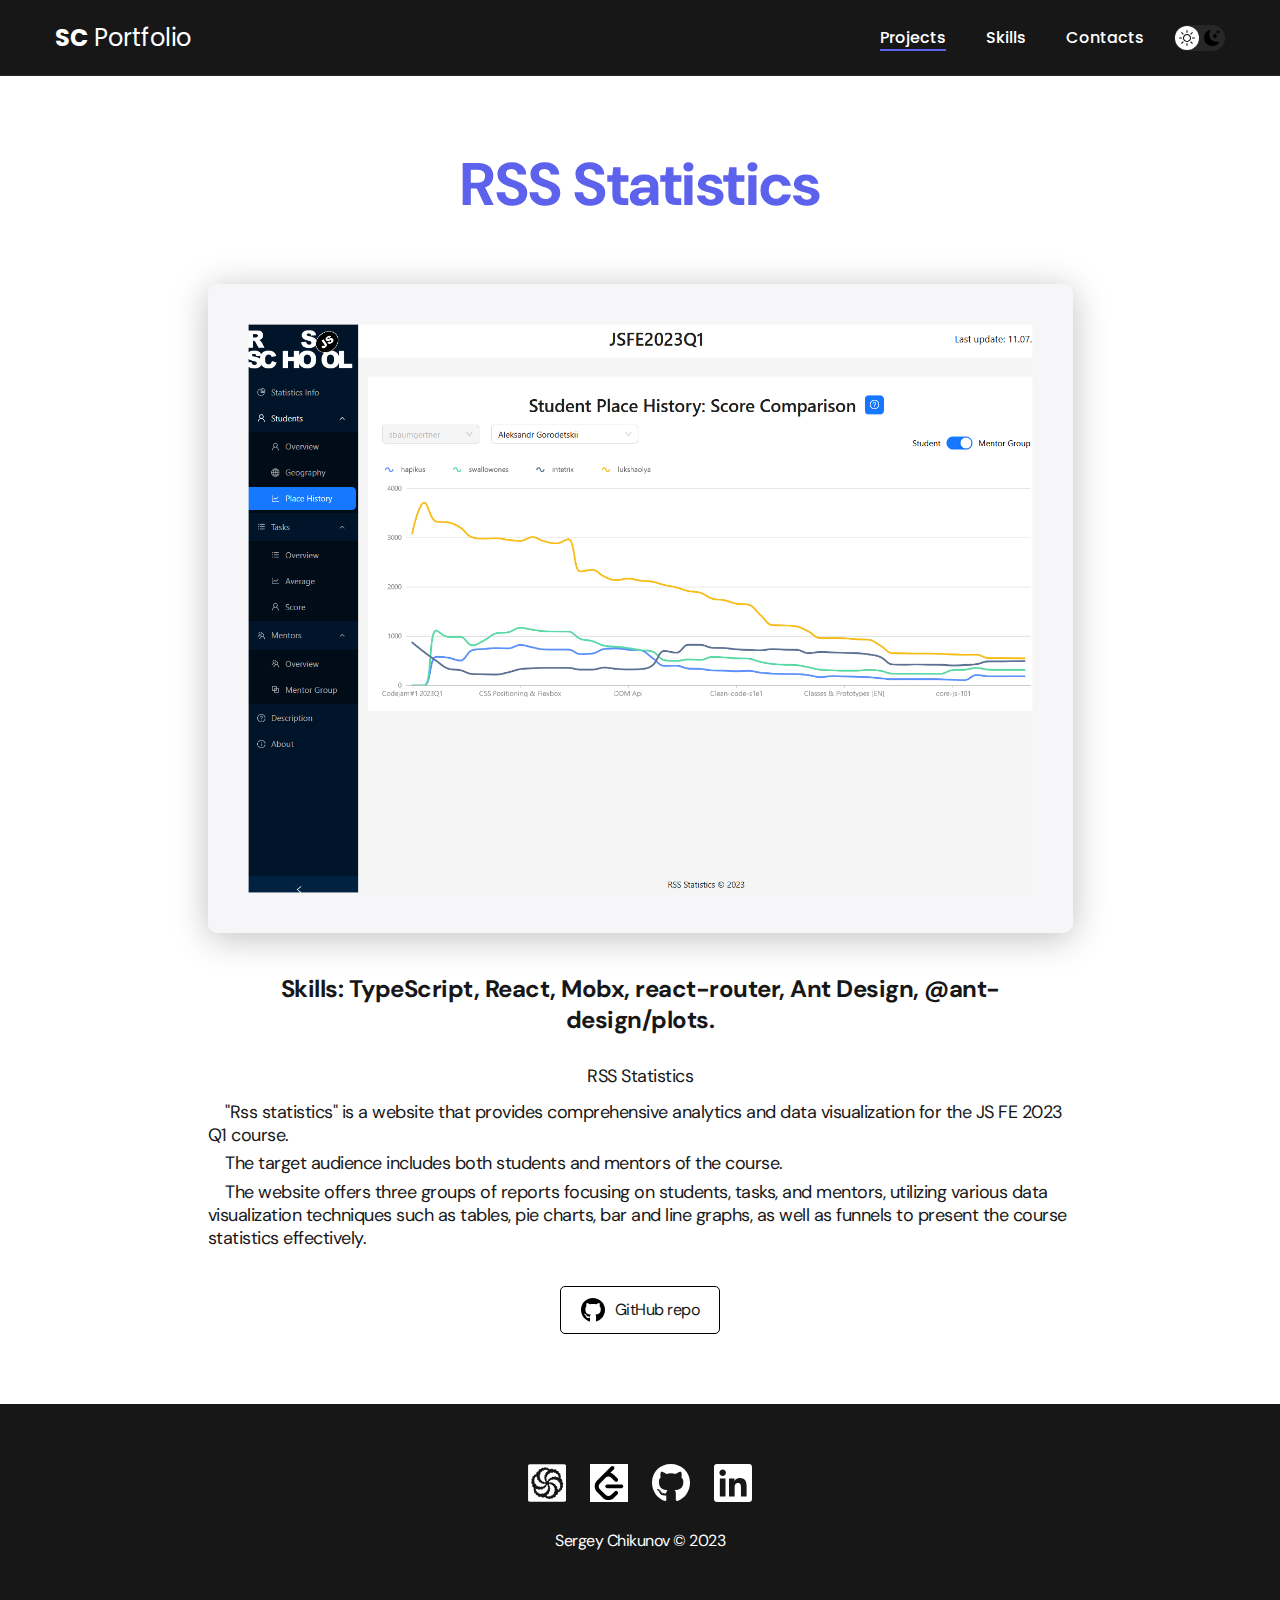
<file: RSS-Statistics.html>
<!DOCTYPE html>
<html lang="en">

<head>
  <meta charset="UTF-8" />
  <meta http-equiv="X-UA-Compatible" content="IE=edge" />
  <meta name="viewport" content="width=device-width, initial-scale=1.0" />
  <title>SC-CV</title>
  <link rel="icon" href="images/sc-logo.png" />
  <link rel="stylesheet" href="./css/main.css" />
</head>

<body>
  <nav class="nav">
    <div class="container">
      <div class="nav-row">
        <a href="./index.html" class="logo"><strong>SC</strong> Portfolio</a>

        <button class="dark-mode-button">
          <img src="./images/icons/sun.svg" alt="light mode" class="dark-mode-button__item" />
          <img src="./images/icons/moon.svg" alt="dark mode" class="dark-mode-button__item" />
        </button>

        <ul class="nav-list">
          <li class="nav-list__item">
            <a href="./index.html" class="nav-list__link nav-list__link--active">Projects</a>
          </li>
          <li class="nav-list__item">
            <a href="./skills.html" class="nav-list__link">Skills</a>
          </li>
          <li class="nav-list__item">
            <a href="./contacts.html" class="nav-list__link">Contacts</a>
          </li>
        </ul>
      </div>
    </div>
  </nav>

  <main class="section">
    <div class="container">
      <div class="project-details">
        <h1 class="title-1">RSS Statistics</h1>

        <a href="https://hapikus.github.io/rss-statistics/" target="_blank">
          <img src="./images/projects/09-big.jpg" alt="" class="project-details__cover" />
        </a>

        <div class="project-details_desc">
          <p>Skills: TypeScript, React, Mobx, react-router, Ant Design, @ant-design/plots.</p>
        </div>
        <div class="project-details_text big-text">
          <p class="project-details_text-title">RSS Statistics</p>
          <p class="project-details_text-text">&emsp;"Rss statistics" is a website that provides comprehensive analytics and data
            visualization for the JS FE 2023 Q1 course. </p>
          <p class="project-details_text-text">&emsp;The target audience includes both students and mentors of the course.
          </p>
          <p class="project-details_text-text">&emsp;The website offers three groups of reports focusing on students, tasks, and
            mentors, utilizing various data visualization techniques such as tables, pie charts, bar and line graphs, as well as
            funnels to present the course statistics effectively.
          </p>
        </div>

        <a
        href="https://github.com/hapikus/rss-statistics"
        class="btn-outline"
        target="_blank"
      >
        <img src="./images/icons/gitHub-black.svg" alt="" />
        GitHub repo
      </a>
      </div>
    </div>
  </main>

  <footer class="footer">
    <div class="container">
      <div class="footer__wrapper">
        <ul class="social">
          <li class="social__item social__item-codewars">
            <a href="https://www.codewars.com/users/hapikus" target="_blank"><img
                src="./images/icons/codewars-white.svg" alt="codewars" srcset="" /></a>
          </li>
          <li class="social__item social__item-leetcode">
            <a href="https://leetcode.com/hulahap/" target="_blank"><img src="./images/icons/leetcode.svg"
                alt="codewars" srcset="" /></a>
          </li>
          <li class="social__item">
            <a href="https://github.com/hapikus" target="_blank"><img src="./images/icons/gitHub.svg" alt="gitHub"
                srcset="" /></a>
          </li>
          <li class="social__item">
            <a href="https://www.linkedin.com/in/sergey-chikunov-656946262/" target="_blank"><img
                src="./images/icons/linkedIn.svg" alt="linkedIn" srcset="" /></a>
          </li>
        </ul>
        <div class="copyright">
          <p>Sergey Chikunov &copy; 2023</p>
        </div>
      </div>
    </div>
  </footer>

  <script src="./js/main.js"></script>
</body>

</html>
</file>
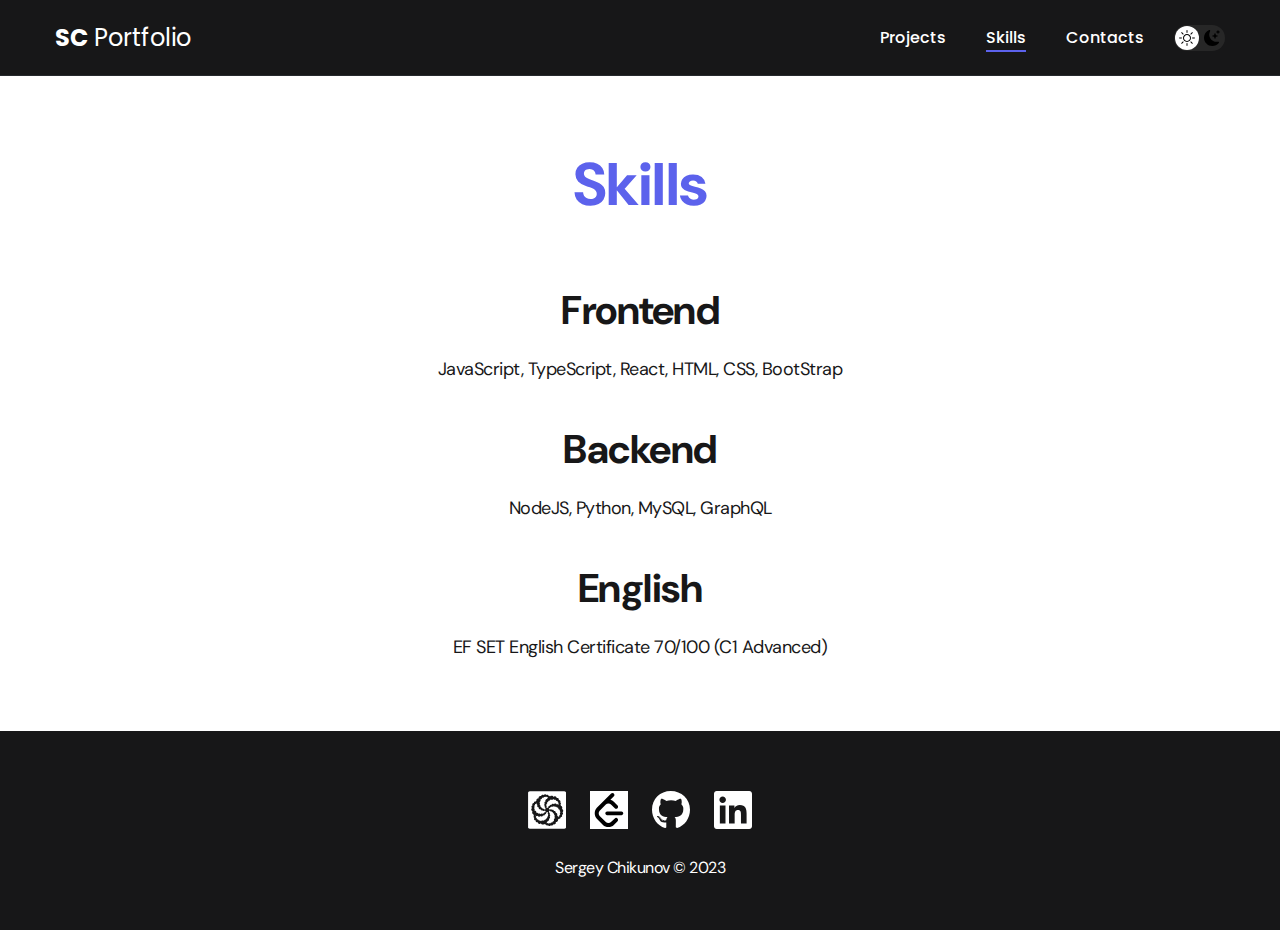
<file: skills.html>
<!DOCTYPE html>
<html lang="en">
  <head>
    <meta charset="UTF-8" />
    <meta http-equiv="X-UA-Compatible" content="IE=edge" />
    <meta name="viewport" content="width=device-width, initial-scale=1.0" />
    <title>SC-CV</title>
    <link rel="icon" href="images/sc-logo.png" />
    <link rel="stylesheet" href="./css/main.css" />
  </head>
  <body>
    <nav class="nav">
      <div class="container">
        <div class="nav-row">
          <a href="./index.html" class="logo"><strong>SC</strong> Portfolio</a>

          <button class="dark-mode-button">
            <img
              src="./images/icons/sun.svg"
              alt="light mode"
              class="dark-mode-button__item"
            />
            <img
              src="./images/icons/moon.svg"
              alt="dark mode"
              class="dark-mode-button__item"
            />
          </button>

          <ul class="nav-list">
            <li class="nav-list__item">
              <a href="./index.html" class="nav-list__link">Projects</a>
            </li>
            <li class="nav-list__item nav-list__link--active">
              <a href="./skills.html" class="nav-list__link">Skills</a>
            </li>
            <li class="nav-list__item">
              <a href="./contacts.html" class="nav-list__link">Contacts</a>
            </li>
          </ul>
        </div>
      </div>
    </nav>

    <main class="section">
      <div class="container">
        <h1 class="title-1">Skills</h1>
        <ul class="content-list">
          <li class="content-list__item">
            <h2 class="title-2">Frontend</h2>
            <p>JavaScript, TypeScript, React, HTML, CSS, BootStrap</p>
          </li>
          <li class="content-list__item">
            <h2 class="title-2">Backend</h2>
            <p>NodeJS, Python, MySQL, GraphQL</p>
          </li>
          <li class="content-list__item">
            <h2 class="title-2">English</h2>
            <a
              href="https://www.efset.org/cert/9j7gMM"
              target="_blank"
              rel="nofollow"
              class="content-list__link"
            >
              EF SET English Certificate 70/100 (C1 Advanced)
            </a>
          </li>
        </ul>
      </div>
    </main>

    <footer class="footer">
      <div class="container">
        <div class="footer__wrapper">
          <ul class="social">
            <li class="social__item social__item-codewars">
              <a href="https://www.codewars.com/users/hapikus" target="_blank"
                ><img
                  src="./images/icons/codewars-white.svg"
                  alt="codewars"
                  srcset=""
              /></a>
            </li>
            <li class="social__item social__item-leetcode">
              <a href="https://leetcode.com/hulahap/" target="_blank"
                ><img
                  src="./images/icons/leetcode.svg"
                  alt="codewars"
                  srcset=""
              /></a>
            </li>
            <li class="social__item">
              <a href="https://github.com/hapikus" target="_blank"
                ><img src="./images/icons/gitHub.svg" alt="gitHub" srcset=""
              /></a>
            </li>
            <li class="social__item">
              <a
                href="https://www.linkedin.com/in/sergey-chikunov-656946262/"
                target="_blank"
                ><img
                  src="./images/icons/linkedIn.svg"
                  alt="linkedIn"
                  srcset=""
              /></a>
            </li>
          </ul>
          <div class="copyright">
            <p>Sergey Chikunov &copy; 2023</p>
          </div>
        </div>
      </div>
    </footer>

    <script src="./js/main.js"></script>
  </body>
</html>
</file>
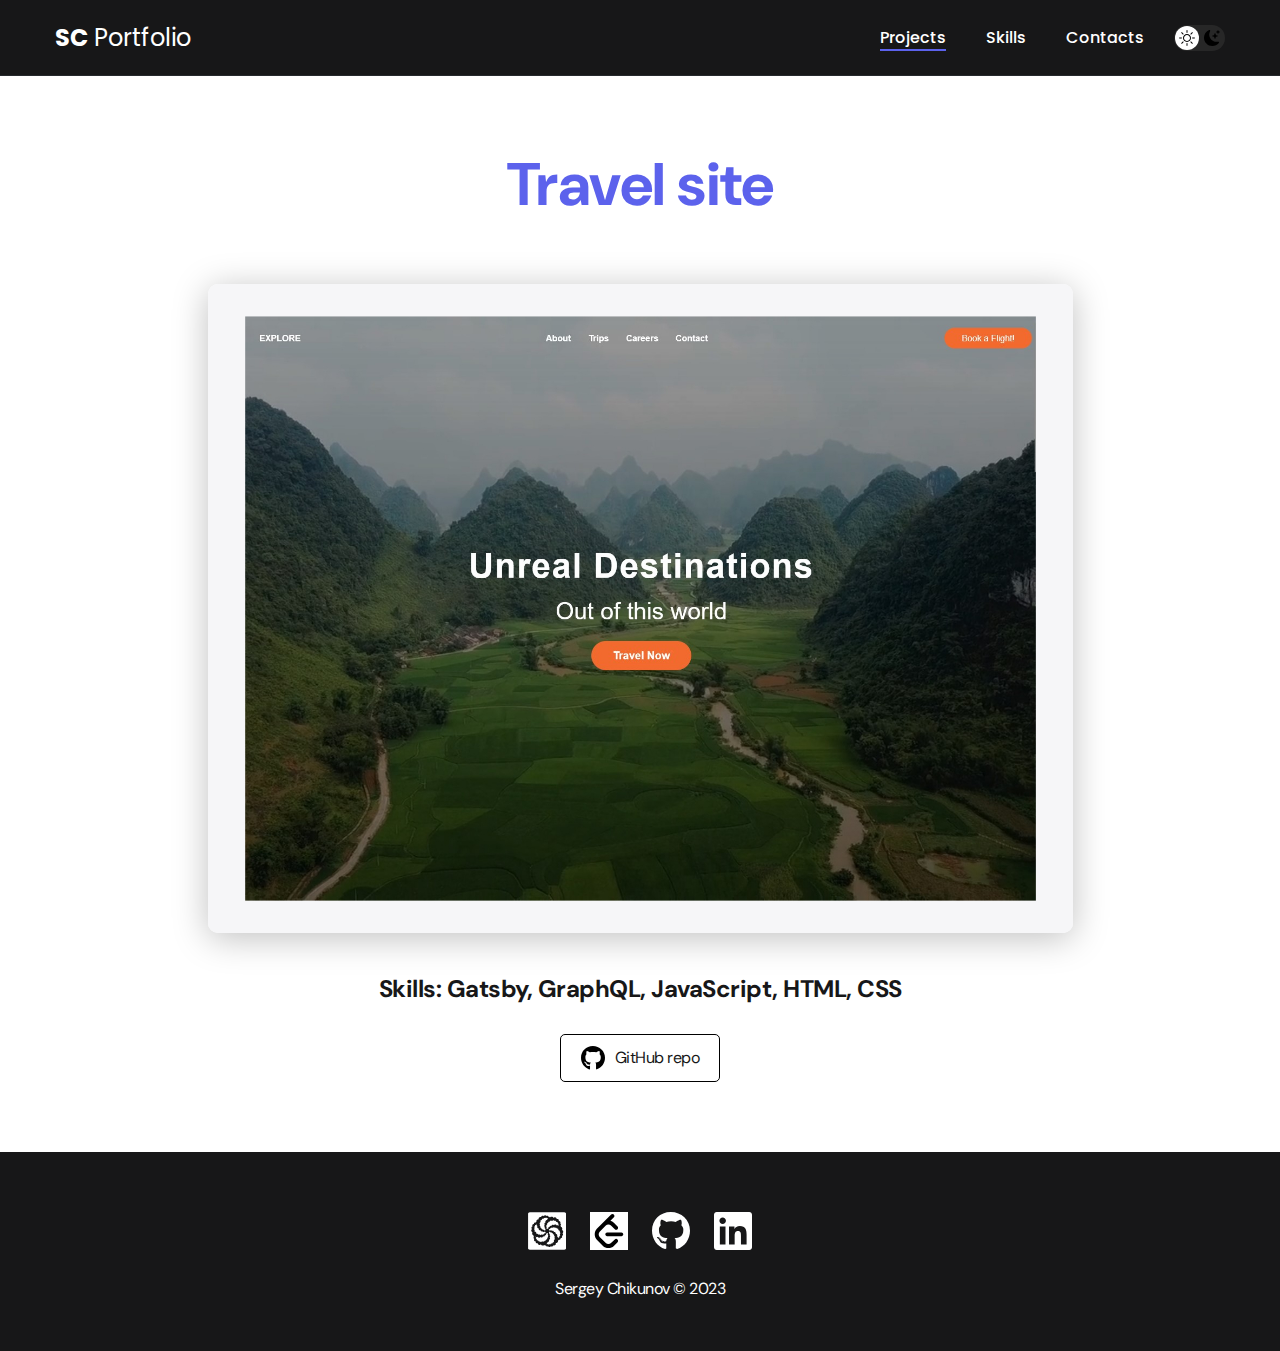
<file: Travel-site.html>
<!DOCTYPE html>
<html lang="en">
  <head>
    <meta charset="UTF-8" />
    <meta http-equiv="X-UA-Compatible" content="IE=edge" />
    <meta name="viewport" content="width=device-width, initial-scale=1.0" />
    <title>SC-CV</title>
    <link rel="icon" href="images/sc-logo.png" />
    <link rel="stylesheet" href="./css/main.css" />
  </head>
  <body>
    <nav class="nav">
      <div class="container">
        <div class="nav-row">
          <a href="./index.html" class="logo"><strong>SC</strong> Portfolio</a>

          <button class="dark-mode-button">
            <img
              src="./images/icons/sun.svg"
              alt="light mode"
              class="dark-mode-button__item"
            />
            <img
              src="./images/icons/moon.svg"
              alt="dark mode"
              class="dark-mode-button__item"
            />
          </button>

          <ul class="nav-list">
            <li class="nav-list__item">
              <a
                href="./index.html"
                class="nav-list__link nav-list__link--active"
                >Projects</a
              >
            </li>
            <li class="nav-list__item">
              <a href="./skills.html" class="nav-list__link">Skills</a>
            </li>
            <li class="nav-list__item">
              <a href="./contacts.html" class="nav-list__link">Contacts</a>
            </li>
          </ul>
        </div>
      </div>
    </nav>

    <main class="section">
      <div class="container">
        <div class="project-details">
          <h1 class="title-1">Travel site</h1>

          <a
            href="https://hapikus.github.io/travel-site/index.html"
            target="_blank"
          >
            <img
              src="./images/projects/04-big.jpg"
              alt=""
              class="project-details__cover"
            />
          </a>

          <div class="project-details_desc">
            <p>Skills: Gatsby, GraphQL, JavaScript, HTML, CSS</p>
          </div>

          <a
            href="https://github.com/hapikus/travel-site"
            class="btn-outline"
            target="_blank"
          >
            <img src="./images/icons/gitHub-black.svg" alt="" />
            GitHub repo
          </a>
        </div>
      </div>
    </main>

    <footer class="footer">
      <div class="container">
        <div class="footer__wrapper">
          <ul class="social">
            <li class="social__item social__item-codewars">
              <a href="https://www.codewars.com/users/hapikus" target="_blank"
                ><img
                  src="./images/icons/codewars-white.svg"
                  alt="codewars"
                  srcset=""
              /></a>
            </li>
            <li class="social__item social__item-leetcode">
              <a href="https://leetcode.com/hulahap/" target="_blank"
                ><img
                  src="./images/icons/leetcode.svg"
                  alt="codewars"
                  srcset=""
              /></a>
            </li>
            <li class="social__item">
              <a href="https://github.com/hapikus" target="_blank"
                ><img src="./images/icons/gitHub.svg" alt="gitHub" srcset=""
              /></a>
            </li>
            <li class="social__item">
              <a
                href="https://www.linkedin.com/in/sergey-chikunov-656946262/"
                target="_blank"
                ><img
                  src="./images/icons/linkedIn.svg"
                  alt="linkedIn"
                  srcset=""
              /></a>
            </li>
          </ul>
          <div class="copyright">
            <p>Sergey Chikunov &copy; 2023</p>
          </div>
        </div>
      </div>
    </footer>

    <script src="./js/main.js"></script>
  </body>
</html>
</file>
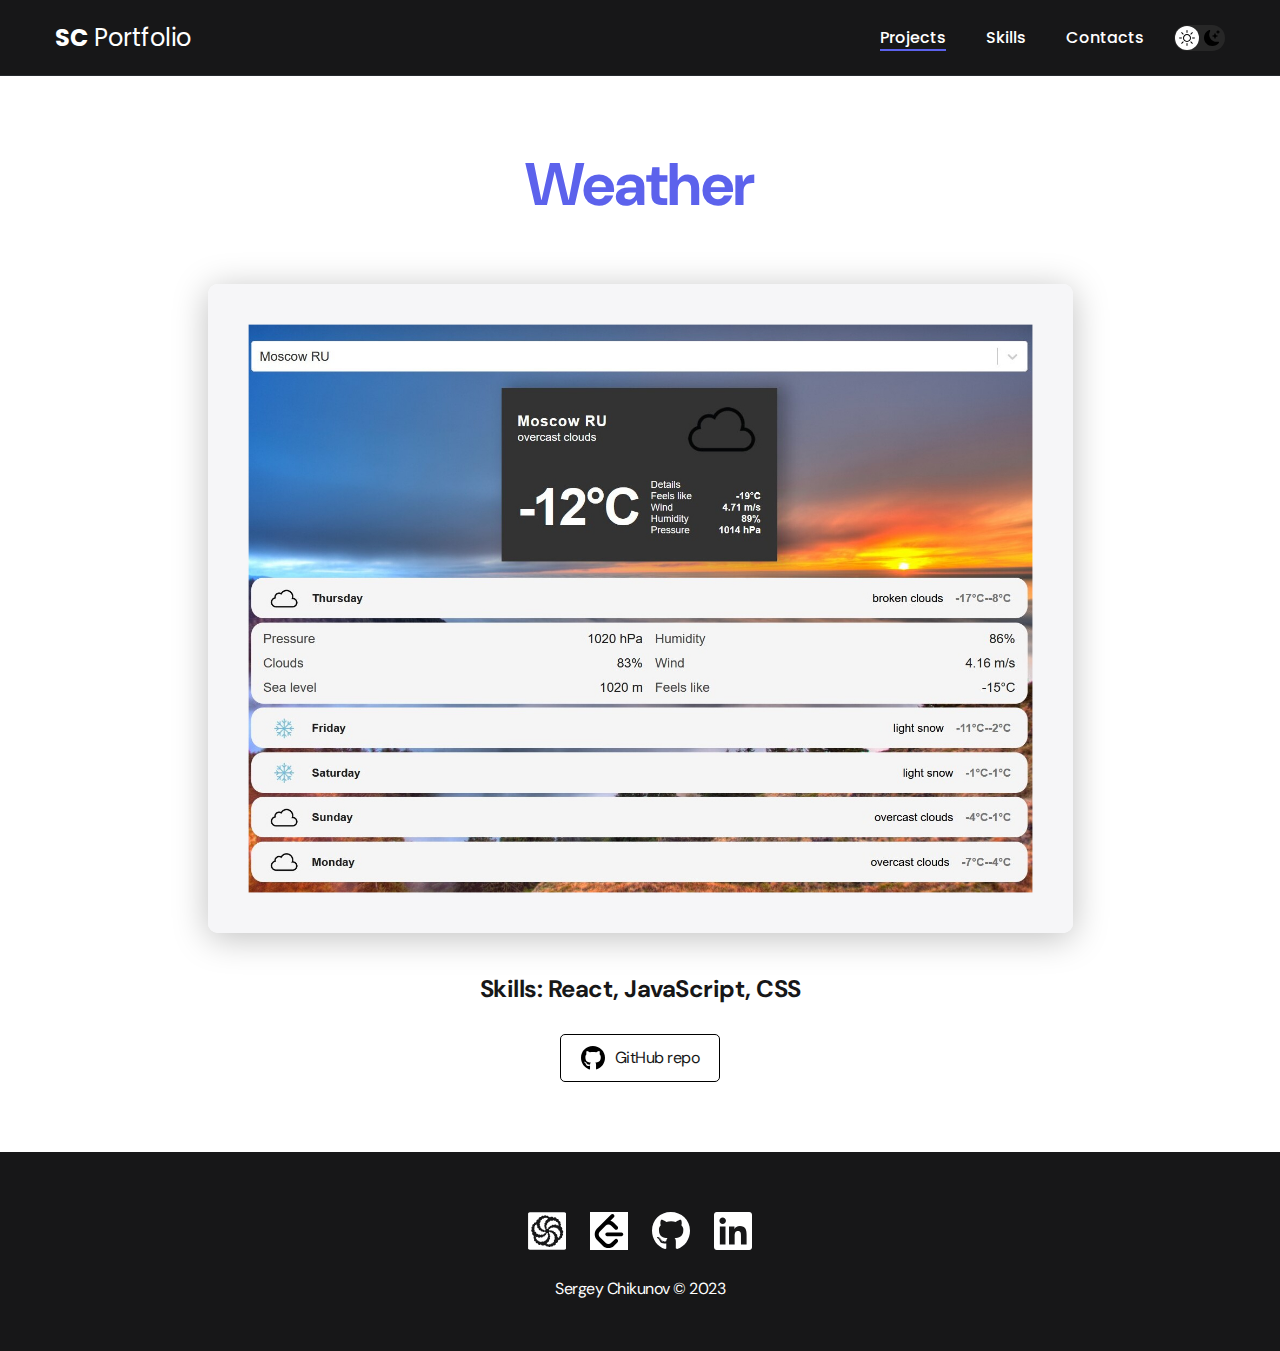
<file: Weather-app.html>
<!DOCTYPE html>
<html lang="en">
  <head>
    <meta charset="UTF-8" />
    <meta http-equiv="X-UA-Compatible" content="IE=edge" />
    <meta name="viewport" content="width=device-width, initial-scale=1.0" />
    <title>SC-CV</title>
    <link rel="icon" href="images/sc-logo.png" />
    <link rel="stylesheet" href="./css/main.css" />
  </head>
  <body>
    <nav class="nav">
      <div class="container">
        <div class="nav-row">
          <a href="./index.html" class="logo"><strong>SC</strong> Portfolio</a>

          <button class="dark-mode-button">
            <img
              src="./images/icons/sun.svg"
              alt="light mode"
              class="dark-mode-button__item"
            />
            <img
              src="./images/icons/moon.svg"
              alt="dark mode"
              class="dark-mode-button__item"
            />
          </button>

          <ul class="nav-list">
            <li class="nav-list__item">
              <a
                href="./index.html"
                class="nav-list__link nav-list__link--active"
                >Projects</a
              >
            </li>
            <li class="nav-list__item">
              <a href="./skills.html" class="nav-list__link">Skills</a>
            </li>
            <li class="nav-list__item">
              <a href="./contacts.html" class="nav-list__link">Contacts</a>
            </li>
          </ul>
        </div>
      </div>
    </nav>

    <main class="section">
      <div class="container">
        <div class="project-details">
          <h1 class="title-1">Weather</h1>

          <a href="https://hapikus.github.io/weather-app/" target="_blank">
            <img
              src="./images/projects/03-big.jpg"
              alt=""
              class="project-details__cover"
            />
          </a>

          <div class="project-details_desc">
            <p>Skills: React, JavaScript, CSS</p>
          </div>

          <a
            href="https://github.com/hapikus/weather-app"
            class="btn-outline"
            target="_blank"
          >
            <img src="./images/icons/gitHub-black.svg" alt="" />
            GitHub repo
          </a>
        </div>
      </div>
    </main>

    <footer class="footer">
      <div class="container">
        <div class="footer__wrapper">
          <ul class="social">
            <li class="social__item social__item-codewars">
              <a href="https://www.codewars.com/users/hapikus" target="_blank"
                ><img
                  src="./images/icons/codewars-white.svg"
                  alt="codewars"
                  srcset=""
              /></a>
            </li>
            <li class="social__item social__item-leetcode">
              <a href="https://leetcode.com/hulahap/" target="_blank"
                ><img
                  src="./images/icons/leetcode.svg"
                  alt="codewars"
                  srcset=""
              /></a>
            </li>
            <li class="social__item">
              <a href="https://github.com/hapikus" target="_blank"
                ><img src="./images/icons/gitHub.svg" alt="gitHub" srcset=""
              /></a>
            </li>
            <li class="social__item">
              <a
                href="https://www.linkedin.com/in/sergey-chikunov-656946262/"
                target="_blank"
                ><img
                  src="./images/icons/linkedIn.svg"
                  alt="linkedIn"
                  srcset=""
              /></a>
            </li>
          </ul>
          <div class="copyright">
            <p>Sergey Chikunov &copy; 2023</p>
          </div>
        </div>
      </div>
    </footer>

    <script src="./js/main.js"></script>
  </body>
</html>
</file>
<file: 0.0.1/style.css>
:root {
    --background-color: #ffffff;
    --background-color-sec: #f5f5f5;
    --scrollbar-color: #d3d3d3;
    --green: #b7e5c4;
    --card-border: #a0a0a033;
    --other-project: #808080;
    --my-nav-cont: black;
    --text-color: rgba(0,0,0,0.87);
}

.dark-theme {
    --background-color: #202020;
    --background-color-sec: #2a2a2a;
    --scrollbar-color: #555555;
    --green: #6daa8b;
    --card-border: #a0a0a033;
    --other-project: #a0a0a0;
    --my-nav-cont: #f5f5f5;
    --text-color: white;
}


/* Dark theme */

#moon-icon { 
    height: min(5vh, 5vw);
    width: min(5vh, 5vw);
    cursor: pointer; 
    text-align: bottom;
}

/* General */
html {
    color: var(--text-color);
}

body{
    background-color: var(--background-color);
}
/* The emerging W3C standard
   that is currently Firefox-only */
* {
    scrollbar-width: thin;
    scrollbar-color: var(--scrollbar-color) var(--background-color);
}

/* Works on Chrome/Edge/Safari */
*::-webkit-scrollbar {
    width: 12px;
}


*::-webkit-scrollbar-thumb {
    background-color: var(--scrollbar-color);
    border-radius: 20px;
    border: 3px solid var(--background-color);
}
  

hr {
    background-color: var(--background-color-sec);
}

iframe{
    width: max(33.3vw, 324px);
    height: max(22.7vw, 135px);
}

img {
    pointer-events: none;
    user-select: none;
    -webkit-user-select:none;
    -webkit-touch-callout:none;
}

.shadowless {
    box-shadow: none!important;
}

.code-tags span{
    font-family: Consolas, monaco, monospace;
    padding: 2px;
    background-color: var(--green);
    background-color: var(--background-color-sec);
    margin-right: min(1vh, 1vw);
}

.my-highlight :hover{
    background-color: var(--background-color-sec);
}

/* Header */
#my-title{
    font-size: 3em;
    text-align: center;
}

.my-header{
    font-size: 1.5em;
}

#sc-logo-col {
    float: left;
    margin-top: 20px;
}

#sc-logo {
    width: min(45vh, 27vw, 350px);
    height: min(45vh, 27vw, 350px);
    /* width: 300px; */
    /* height: 300px; */
    border: var(--background-color-sec) 1px solid;
    box-shadow: min(1vh, 1vw) min(1vh, 1vw) var(--background-color-sec);
}

@media (max-width: 1520px) {
    #sc-logo {
        width: 350px;
        height: 350px;
    }
}

@media (max-width: 1630px) {
    #my-summary-col {
        width: 60%;
    }
}

@media (max-width: 1550px) {
    #my-summary-col {
        width: 50%;
    }
}

@media (max-width: 1520px) {
    #my-summary-col {
        width: 100%;
    }
}

/* Nav Bar */

.my-nav a{
    color: var(---my-nav-cont);
}

.my-nav img{
    height: min(10vh, 10vw);
    width: min(10vh, 10vw);
    position: relative;
}

.my-nav h2{
    text-align: center;
}

.my-nav-content {
    display: flex;
    justify-content: center;
}

.my-nav-content ul {
    list-style-type: none;
    margin: 0;
    padding: 0;
    overflow: hidden;
}

.my-nav-content li {
    font-size: min(3h, 3vw);
    float: left;
}

.my-nav-content li a {
    display: block;
    color: black;
    text-align: center;
    padding: 16px;
    text-decoration: none;
}

.my-nav-content li a:hover {
    background-color: var(--background-color-sec);
}

#a-codewars {
    background-image: url(./images/logo-red-cd.png);
    background-position: center; 
    background-size: contain;
    background-repeat: no-repeat;
}

/* Work Experience */
.td-logo {
    width: 20%;
    text-align: center;
}

.td-position-name {
    width: 55%;
    text-align: center;
}

.td-period {
    width: 25%;
    text-align: left;
}

.my-work-entry{
    width: 100%;
    padding: max(1vh, 1vw);
    display: flex;
    justify-content: center;
}

.my-work-entry ul {
    list-style-type: none;
    margin: 0;
    padding: 0;
    overflow: hidden;
}

.my-work-entry-content li{
    font-size: 1em;
}

.my-work-entry:hover{
    background-color: var(--background-color-sec);
}

#ikea-logo{
    height: min(7vh, 7vw);
    width: min(21vh, 21vw);
    position: relative;
}

#ibm-logo{
    height: min(7vh, 7vw);
    width: min(21vh, 21vw);
    position: relative;
}

#nyu-logo{
    height: min(7vh, 7vw);
    width: min(21vh, 21vw);
    position: relative;
}

/* Education */

#susu-logo{
    height: min(7vh, 7vw);
    width: min(21vh, 21vw);
    position: relative;
}

#stepik-logo{
    height: min(7vh, 7vw);
    width: min(21vh, 21vw);
    position: relative;
}


/* Projects */

.card-image {
    height: 250px;
    border: 1px solid var(--card-border);
    background-color: inherit;
    background-repeat: no-repeat;
    background-position: center;

}

#JS-Games {
    background-image: url(./images/JS-Games.png);
    background-size: 100% auto;
}

.other-projects{
    margin-top: 2%;
    color: var(--scrollbar-color);
}

.other-projects ul {
    list-style-type: none;
    margin: 0;
    padding: 0;
    overflow: hidden;
}

.other-projects li {
    font-size: min(3.5vh, 3.5vw);
    float: left;
}


.other-projects li a {
    display: block;
    color: var(--scrollbar-color);
    padding: 16px;
    text-decoration: none;
}

.other-projects li a:hover{
    color: var(--other-project);
}

/* Copy Right Logo */
.my-copyright{
    margin-top: -5%;
    margin-bottom: 5%;
    text-align: center;
    font-size: 1em;
}
</file>
<file: css/main.css>
@import "./reset.css";
@import url('https://fonts.googleapis.com/css2?family=DM+Sans:wght@400;500;700&family=Poppins:wght@400;500;700&display=swap');

/* 
font-family: 'DM Sans', sans-serif;
font-family: 'Poppins', sans-serif; 
*/

/* 
* {
    border: 1px solid red;
}
*/

:root {
    --title-text-size: 60px;
    --post-title-text-size: 40px;
    --pre-normal-text-size: 24px;
    --normal-text-size: 18px;

    --black: #171718;
    --black-border: #26292D;
    --white: #fff;
    --purple: #5C62EC;
    --black-btn: black;

    --text-color: var(--black);
    --dark-bg: var(--black);
    --dark-border: var(--black-border);
    --header-text: var(--white);
    --accent: var(--purple);
    
    /* Light mode */
    --page-bg: var(--white);
    --text-color: var(--black);

    --title-1: var(--accent);

    --project-card-bg: var(--white);
    --project-card-text: var(--black);

    --box-shadow: 0px 5px 35px rgba(0, 0, 0, 0.25);
}

.dark {
    /* Dark mode */
    --page-bg: #252526;
    --text-color: var(--white);    

    --title-1: var(--accent);

    --project-card-bg: var(--black);
    --project-card-text: var(--white);

    --box-shadow: 0px 5px 35px rgba(0, 0, 0, 0.8);
}

/* General */ 

.section {
    padding: 70px 0;
}

.title-1 {
    margin-bottom: 60px;
    font-size: var(--title-text-size);
    font-weight: 700;
    line-height: 1.3;
    color: var(--title-1);
    text-align: center;
}

.title-2 {
    margin-bottom: 20px;
    
    font-size: var(--post-title-text-size);
    line-height: 1.3;
    font-weight: 700;
}

html, body {
    font-family: 'DM Sans', sans-serif;
    letter-spacing: -0.5px;
    
    display: flex;
    flex-direction: column;
    min-height: 100vh;

    /* Color mode */
    background-color: var(--page-bg);
    color: var(--text-color);
}

.container {
    max-width: 1200px; 
    padding: 0 15px;
    margin: 0 auto;
}

/* Nav */

.nav {
    padding: 20px 0;
    border-bottom: 1px solid var(--dark-border);
    background-color: var(--dark-bg);
    color: var(--header-text);
    letter-spacing: normal;
}

.nav-row {
    display: flex;
    justify-content: flex-end;
    align-items: center;
    column-gap: 30px;
    row-gap: 20px;
    flex-wrap: wrap;
}

.logo {
    margin-right: auto;
    font-family: 'Poppins', sans-serif; 
    color: var(--header-text);
    font-size: 24px;
}

.logo strong {
    font-weight: 700;
}

.nav-list {
    font-family: 'Poppins', sans-serif; 
    display: flex;
    flex-wrap: wrap;
    row-gap: 10px;
    align-items: center;
    column-gap: 40px;
    font-size: 16px;
    font-weight: 500;
}

.nav-list__link  {
    color: var(--header-text);
    transition: opacity 0.2s ease-in;
}

.nav-list__link:hover {
    opacity: 0.8;
}

.nav-list__link--active {
    position: relative;
}

.nav-list__link--active::before {
    content: "";

    position: absolute;
    left: 0;
    top: 100%;
    
    display: block;
    height: 2px;
    width: 100%;
    background-color: var(--accent);
}

/* Dark mode button */

.dark-mode-button {
    order: 1;

    position: relative;
    display: flex;
    justify-content: space-between;
    width: 51px;
    height: 26px;
    padding: 5px;

    border-radius: 50px;
    background-color: #272727;
}

.dark-mode-button::before {
    position: absolute;
    top: 1px;
    left: 1px;

    content: "";
    display: block;
    background-color: var(--white);

    width: 24px;
    height: 24px;
    border-radius: 50%;

    transition: left 0.2s ease-in;
}

.dark-mode-button--active::before {
    left: 26px; 
}

.dark-mode-button__item {
    position: relative;
    z-index: 9;
}

/* Header */

.header {
    background-color: var(--dark-bg);
    background-image: url('./../images/header-bg.png');
    background-repeat: no-repeat;
    background-size: auto;
    background-position: center center;

    color: var(--header-text);
    text-align: center;

    min-height: 625px;
    padding: 40px 0;

    display: flex;
    justify-content: center;
    align-items: center;
}

.header__wrapper {
    max-width: 660px;
    padding: 0 15px;
}

.header__title {
    margin-bottom: 20px;
    font-size: var(--post-title-text-size);
    font-weight: 700;
    line-height: 1.4;
}

.header__title strong {
    font-size: var(--title-text-size);
}

.header__title em {
    font-style: normal;
    color: var(--accent);
}

.header__text {
    font-size: var(--normal-text-size);
    line-height: 1.333;
    margin-bottom: 40px;
    
}

.header__text p + p {
    margin-top: 0.5em;
}

/* btn */

.btn {
    display: inline-block;
    height: 48px;
    padding: 12px 28px;
    background-color: var(--accent);
    color: var(--header-text);
    letter-spacing: 0.15px;
    font-size: 16px;
    font-weight: 500;

    border-radius: 5px;

    transition: opacity 0.2s ease-in;
}

.btn:hover {
    opacity: 0.8;
}

.btn:active {
    position: relative;
    top: 1px;
}

 /* btn-outline */

.btn-outline {
    display: flex;
    column-gap: 10px;
    align-items: center;

    height: 48px;
    padding: 12px 20px;

    border: 1px solid var(--black-btn);
    color: var(--black);
    border-radius: 5px;
    background-color: var(--white);

    transition: opacity 0.2s ease-in;
}

.btn-disabled {
    cursor: not-allowed;
}

.btn-outline:hover {
    opacity: 0.8;
}

.btn-outline:active {
    position: relative;
    top: 2px;
}

/* Projects */ 

.projects-cont {
    margin: 0 auto;
    
}

.projects {
    display: flex;
    flex-wrap: wrap;
    column-gap: 30px;
    row-gap: 30px;   
}

.project {
    display: flex;
    max-width: 370px;
    background-color: var(--project-card-bg);
    box-shadow: var(--box-shadow);
    border-radius: 10px;
}

.project__img {
    border-radius: 10px;
}

.project__title {
    padding: 15px 20px 25px;

    font-size: var(--pre-normal-text-size);
    font-weight: 700;
    line-height: 1.3;
    color: var(--project-card-text);
}

/* Project details */

.project-details {
    margin: 0 auto;
    max-width: 865px;

    display: flex;
    flex-direction: column;
    align-items: center;
    text-align: center;
}

.project-details__cover {
    max-width: 100%;
    margin-bottom: 40px;
    box-shadow: var(--box-shadow);
    border-radius: 10px;
}

.project-details_desc {
    margin-bottom: 30px;

    font-weight: 700;
    font-size: var(--pre-normal-text-size);
    line-height: 1.3;
}

.project-details_text {
    margin-bottom: 30px;

    text-align: center;
    font-weight: 400;
    font-size: var(--normal-text-size);
    line-height: 1.3;
}

.project-details_text-title {
    text-align: center;
    margin-bottom: 12px;
}

.project-details_text-text {
    margin-bottom: 5px;
}

.big-text {
    text-align: left;
}

/* Content-list */

.content-list {
    margin: 0 auto;

    display: flex;
    flex-direction: column;
    align-items: center;
    text-align: center;
    row-gap: 40px;

    max-width: 570px;
}

.content-list__item {
    font-size: var(--normal-text-size);
    line-height: 1.5;

}

.content-list__item p + p {
    margin-top: 0.5em;    
}

.content-list__link {
    font-size: var(--normal-text-size);
    line-height: 1.5;
    
    color: var(--text-color);
}

/* footer */

.footer {
    background-color: var(--dark-bg);
    padding: 60px 0 50px;
    color: var(--header-text);
    margin-top: auto;
}

.footer__wrapper {
    display: flex;
    flex-direction: column;
    align-items: center;
    row-gap: 27px;
}

.social {
    display: flex;
    column-gap: 24px;
    align-items: center;
}

.social__item-codewars {
    max-width: 38px;
    max-height: 38px;
}

.social__item-leetcode {
    background: white;
    padding: 2px;
    max-width: 38px;
    max-height: 38px;
}

.copyright {
    font-size: 16px;
    line-height: 1.5;
}

.copyright p + p {
    margin-top: 0.5em;
}

@media (max-width: 620px) {
    :root {
        --title-text-size: 45px;
        --post-title-text-size: 30px;
        --pre-normal-text-size: 22px;
        --normal-text-size: 16px;
    }

    /* Header */

    .header {
        min-height: 400px;
    }

    /* General */

    .section {
        padding: 40px 0;
    }
    

    .title-1 {
        margin-bottom: 36px;
    }

    .title-2 {
        margin-bottom: 15px;
    }

    /* Skills and Contacts */

    .content-list {
        row-gap: 30px;
    }

    /* Footer */

    .footer {
        padding: 40px 0 30px;
    }

    .footer__wrapper {
        row-gap: 22px;
    }

    .social {
        column-gap: 20px;
    }

    .social__item {
        width: 32px;
    }
}

@media (max-width: 535px) {
    /* Dark mode button */
    .nav-row {
        justify-content: space-between;
    }

    .logo {
        margin-right: unset;
    }

    .dark-mode-button {
        order: 0;
    }
}
</file>
